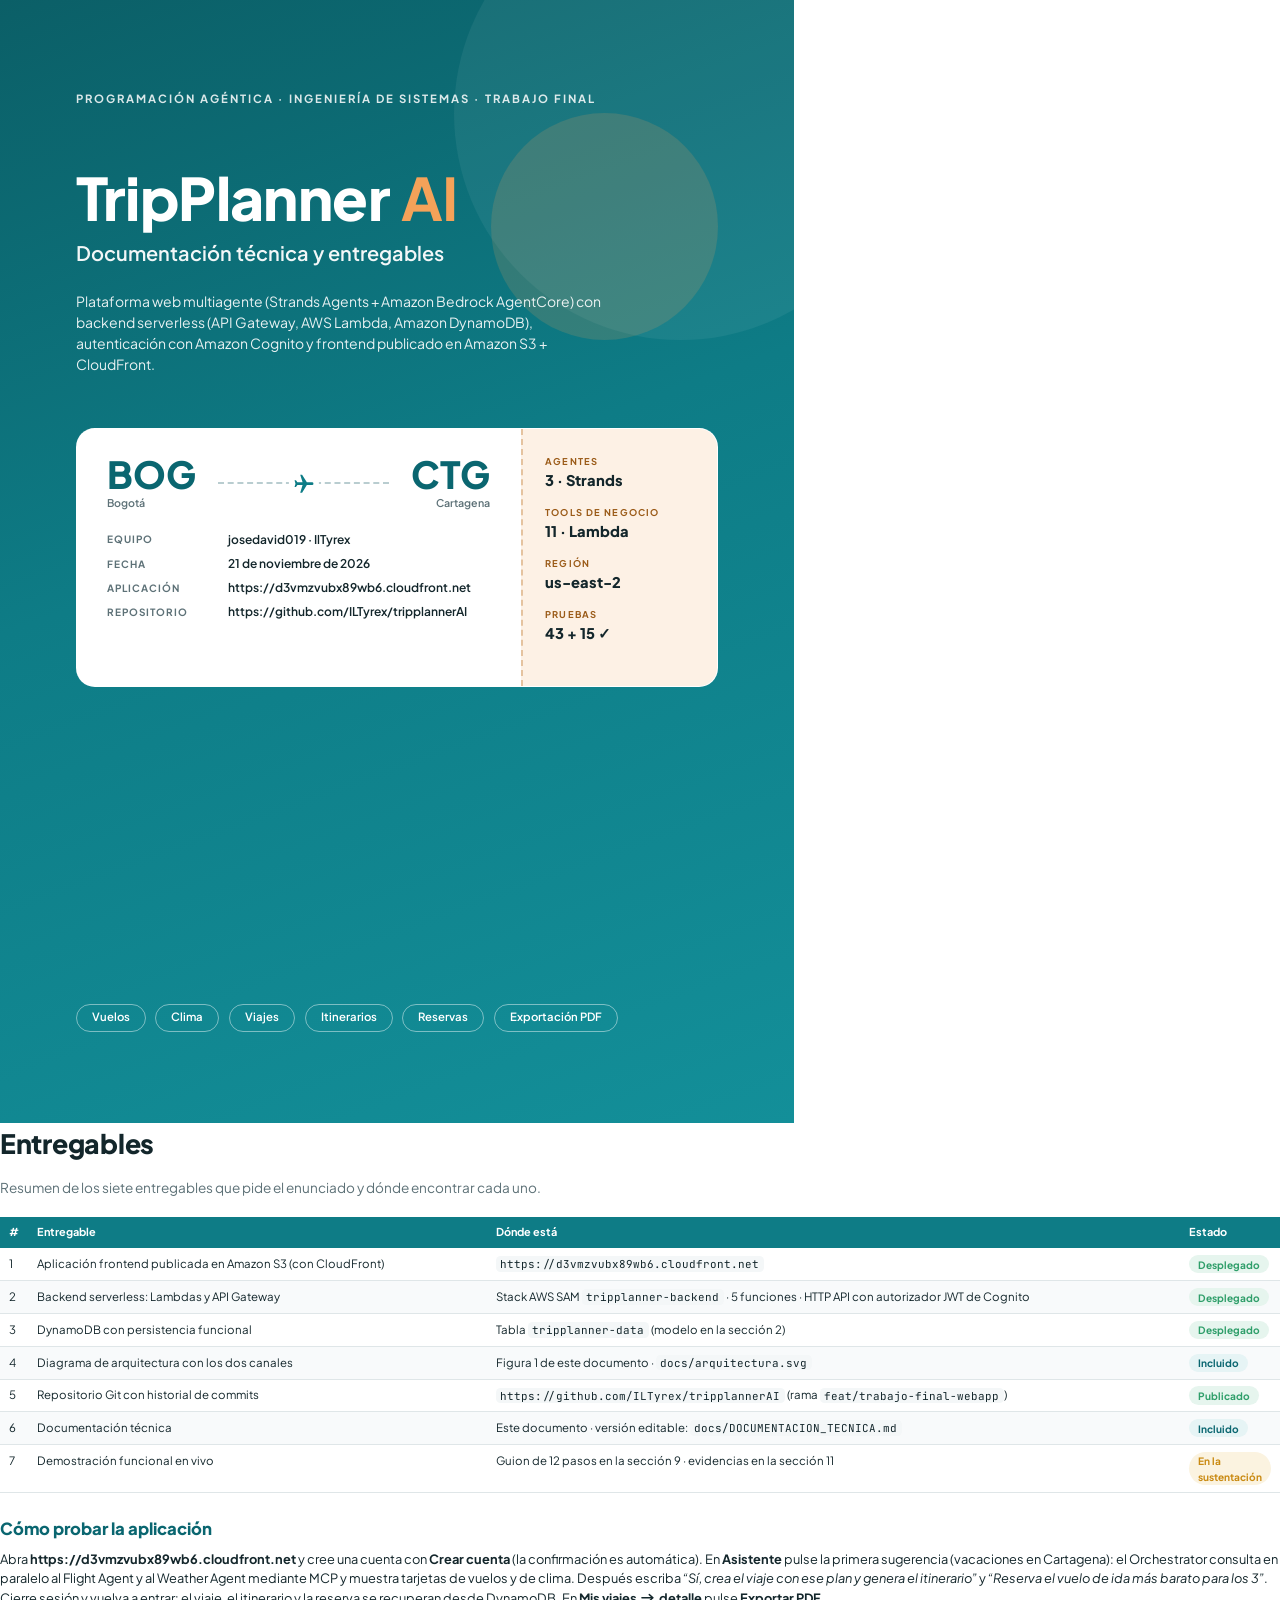
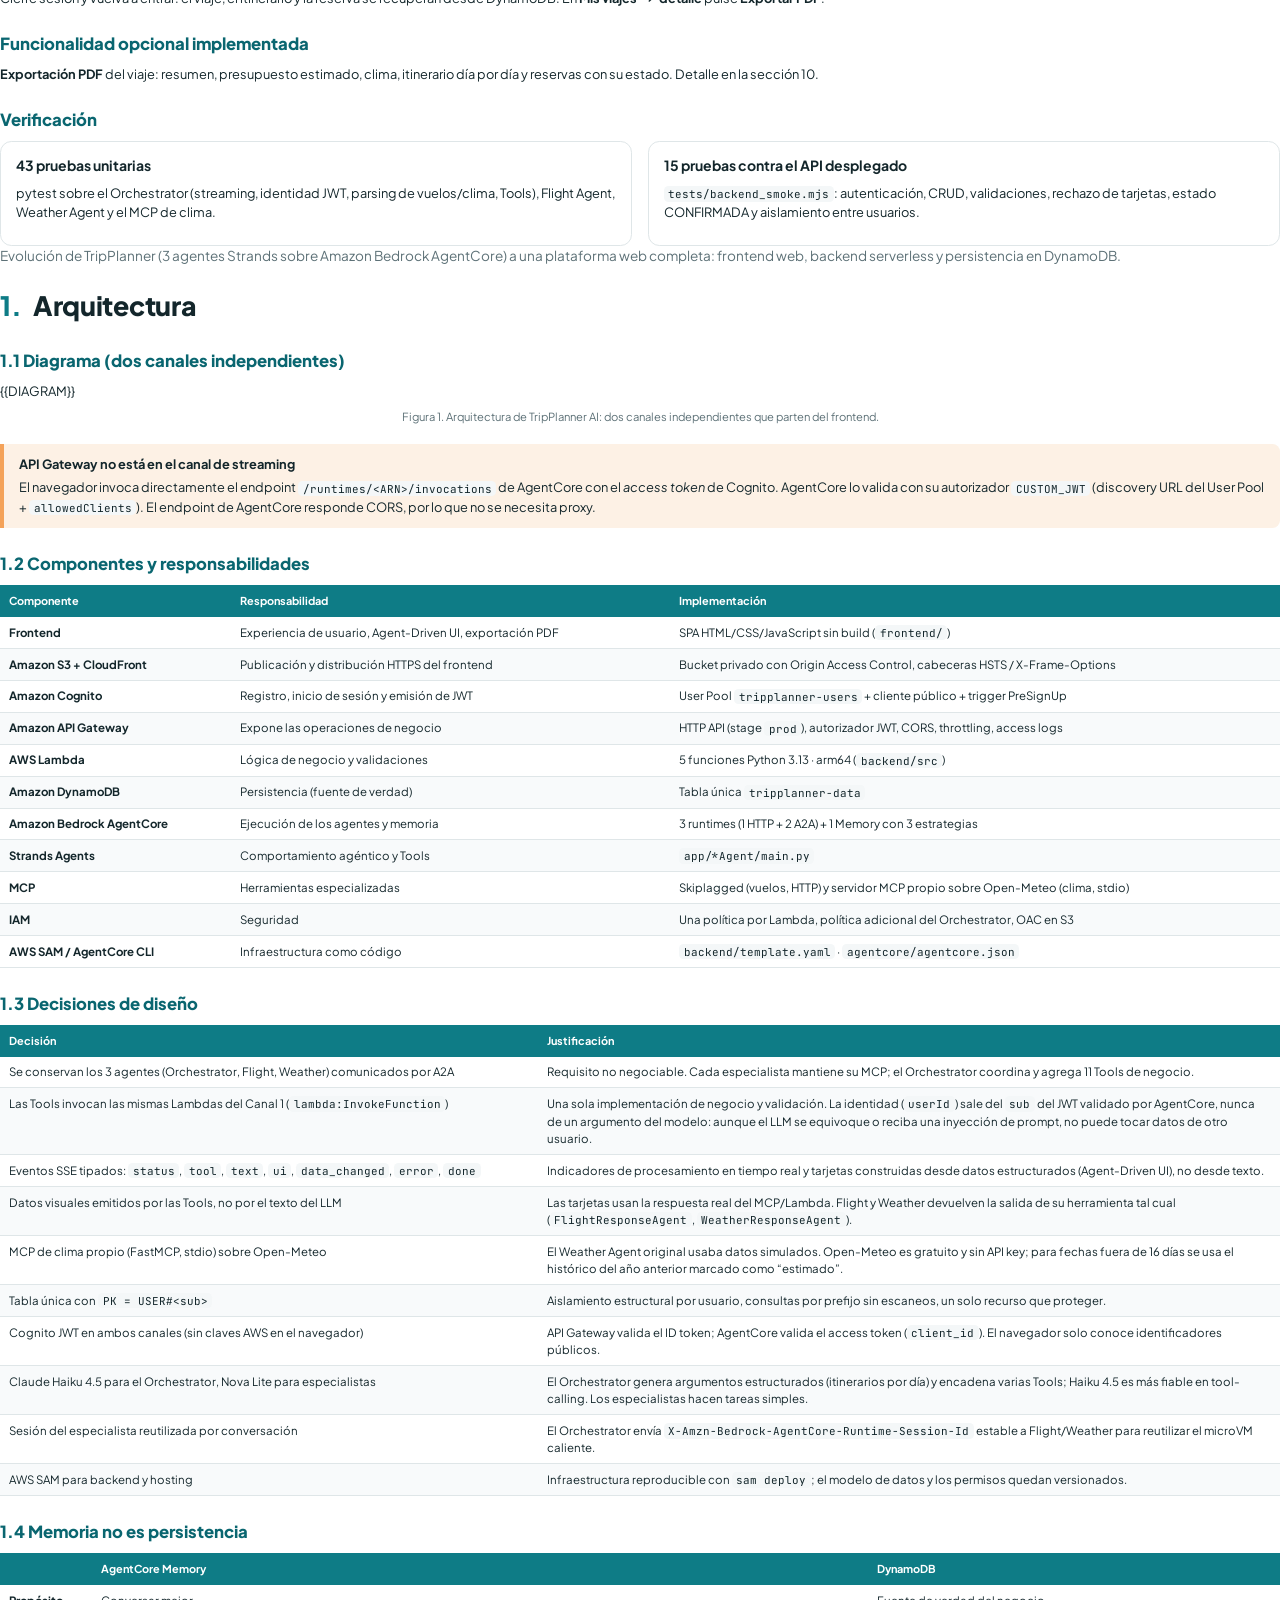
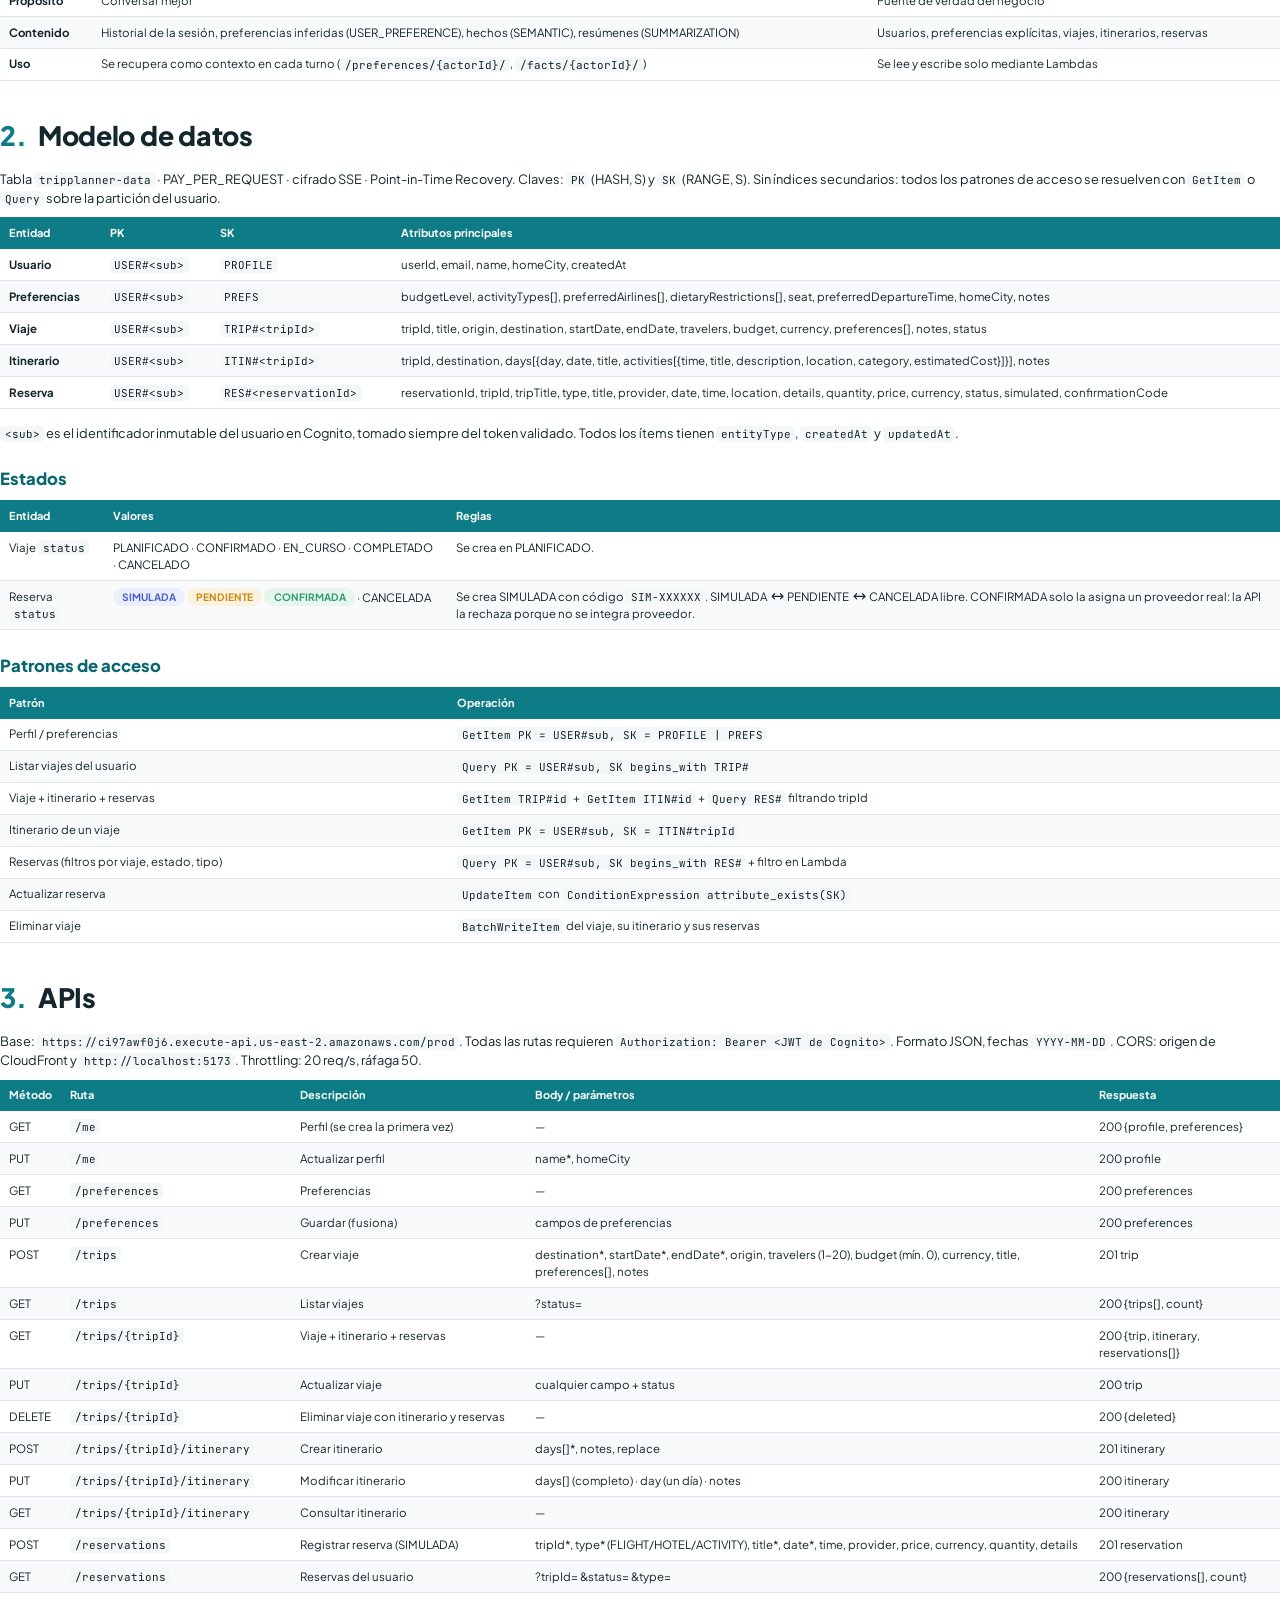
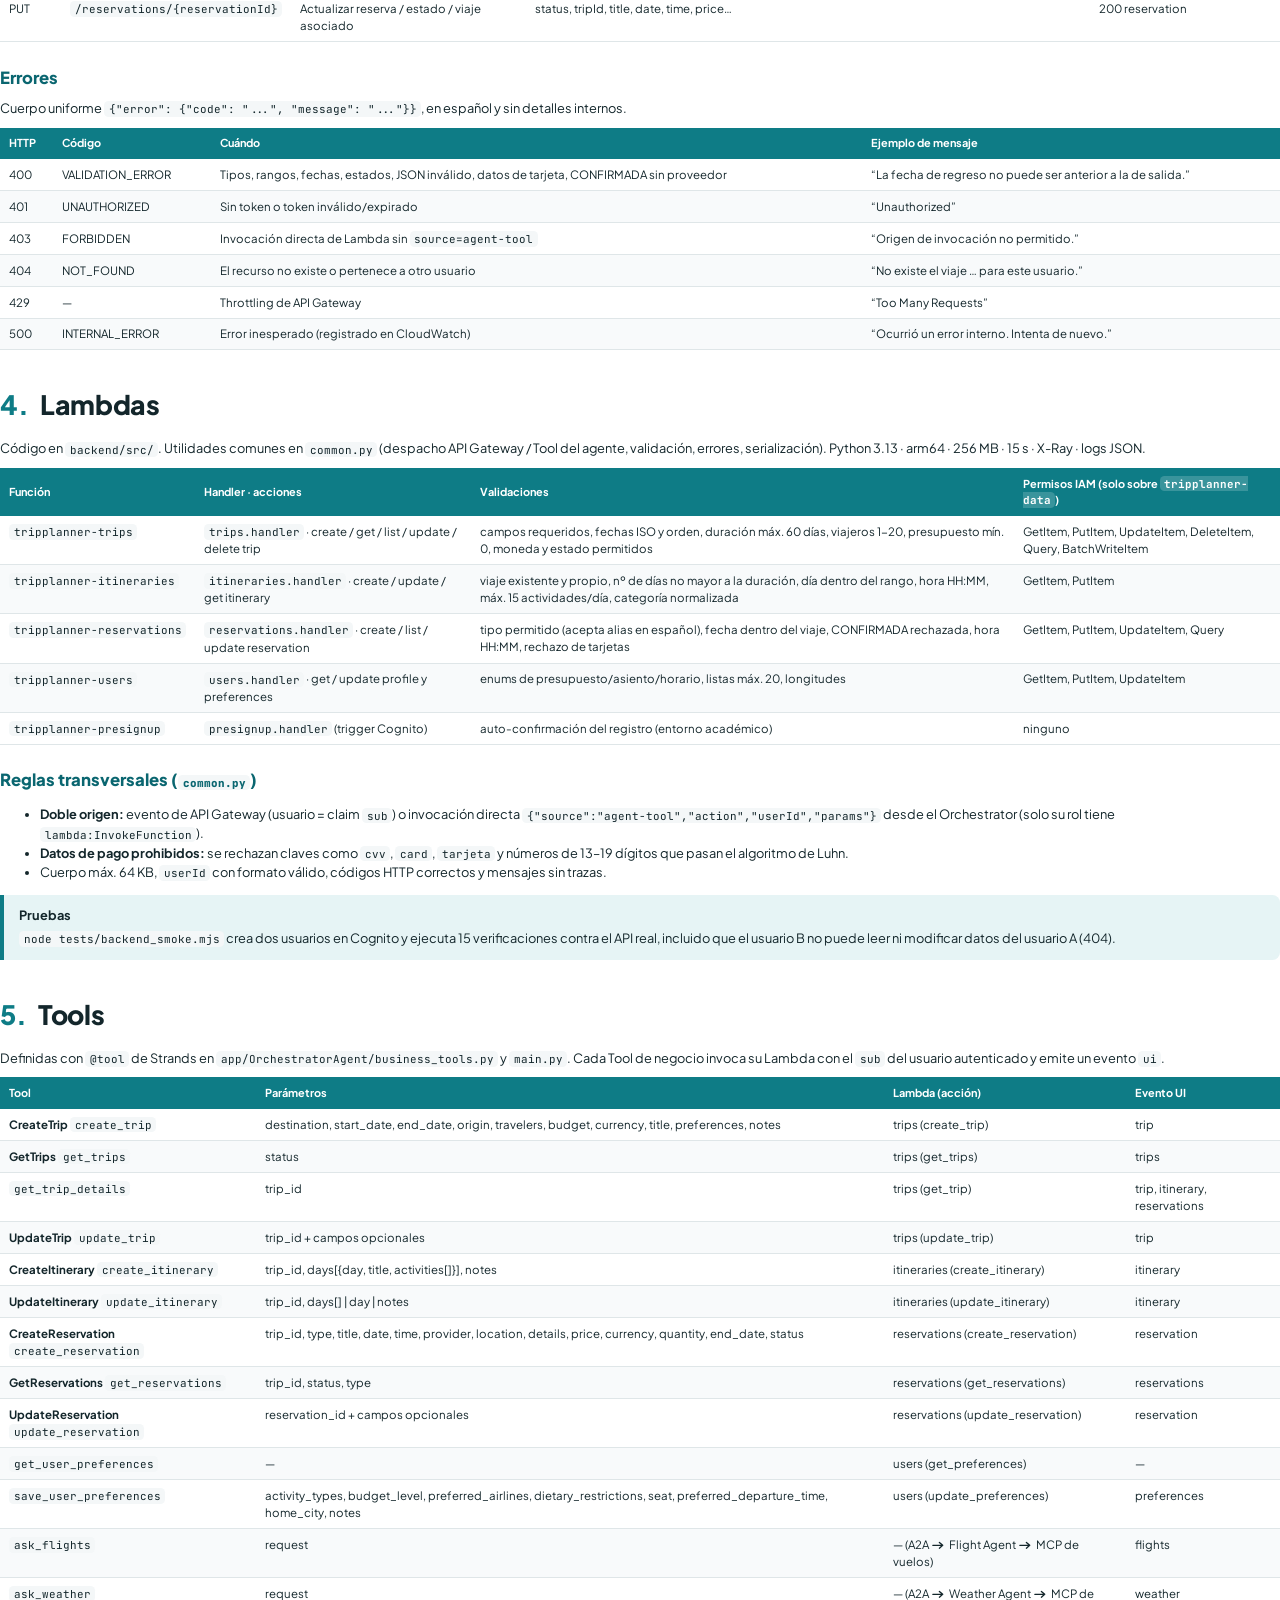
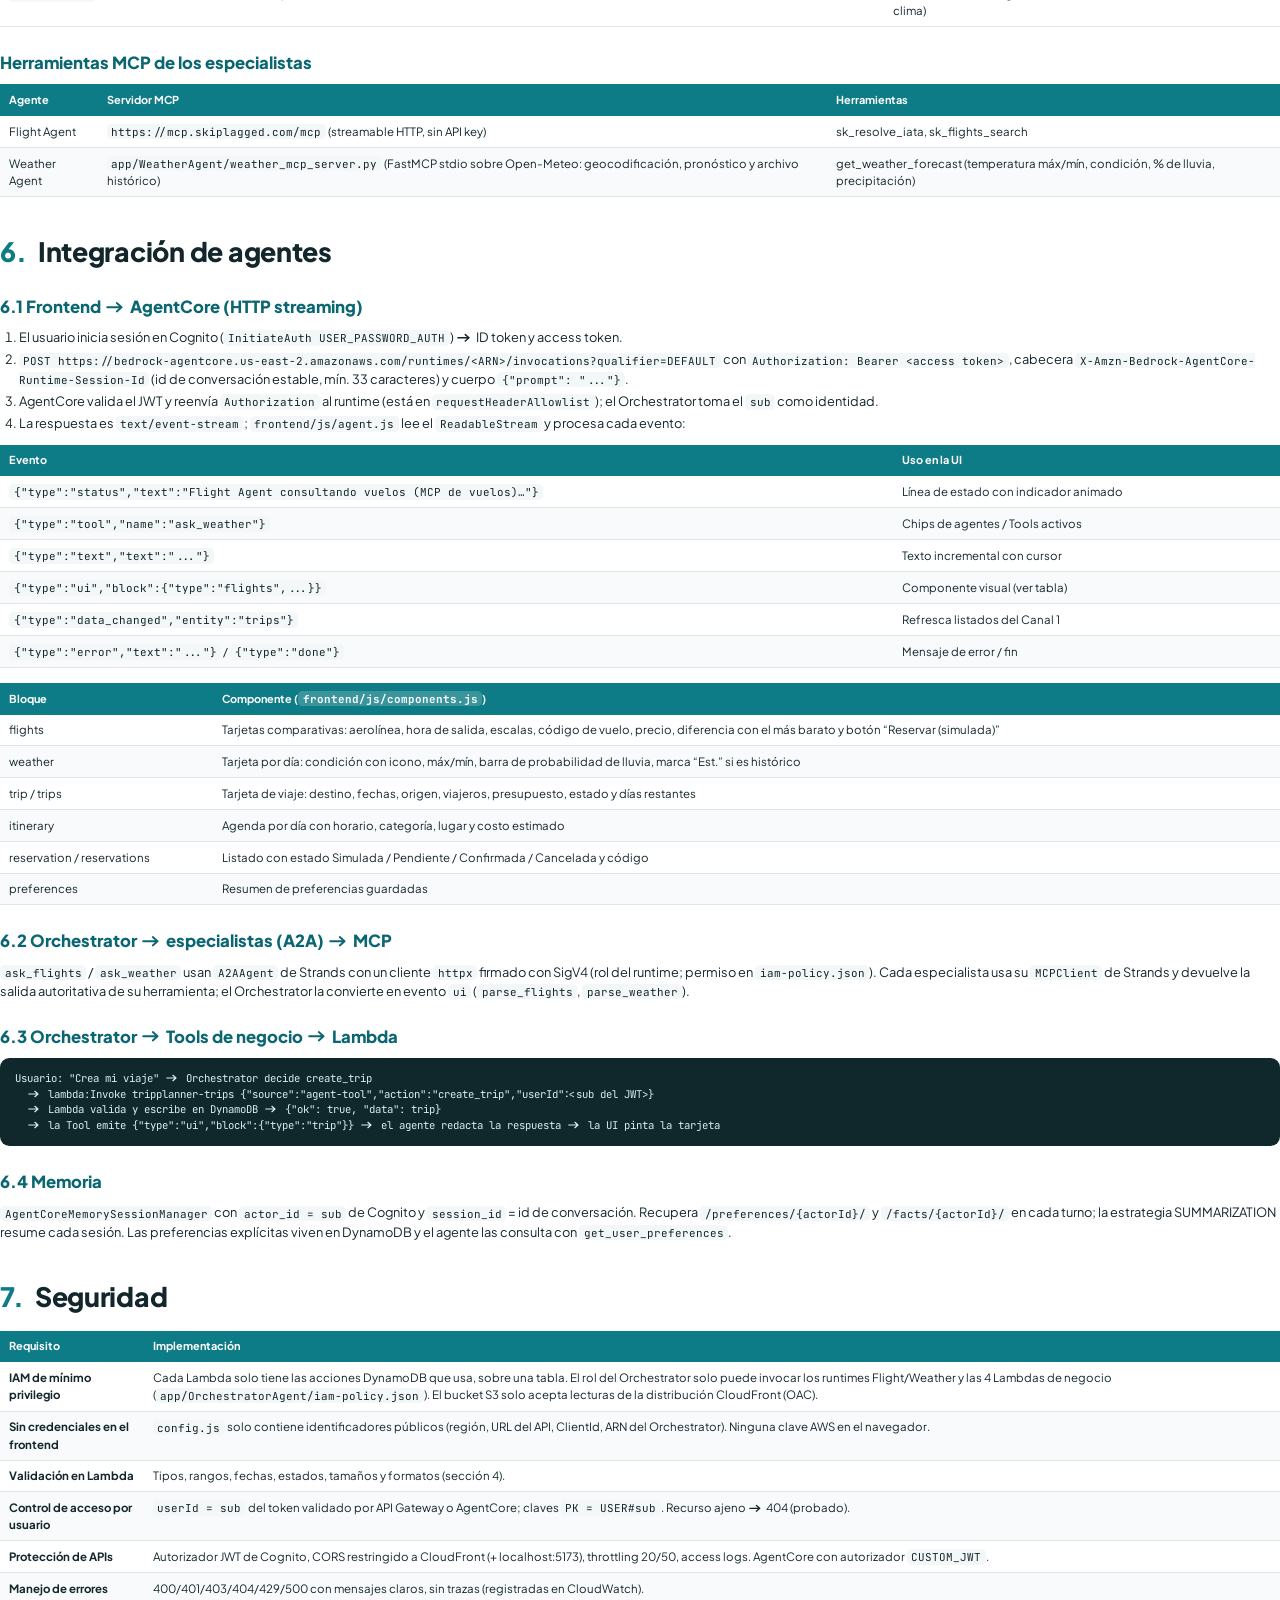
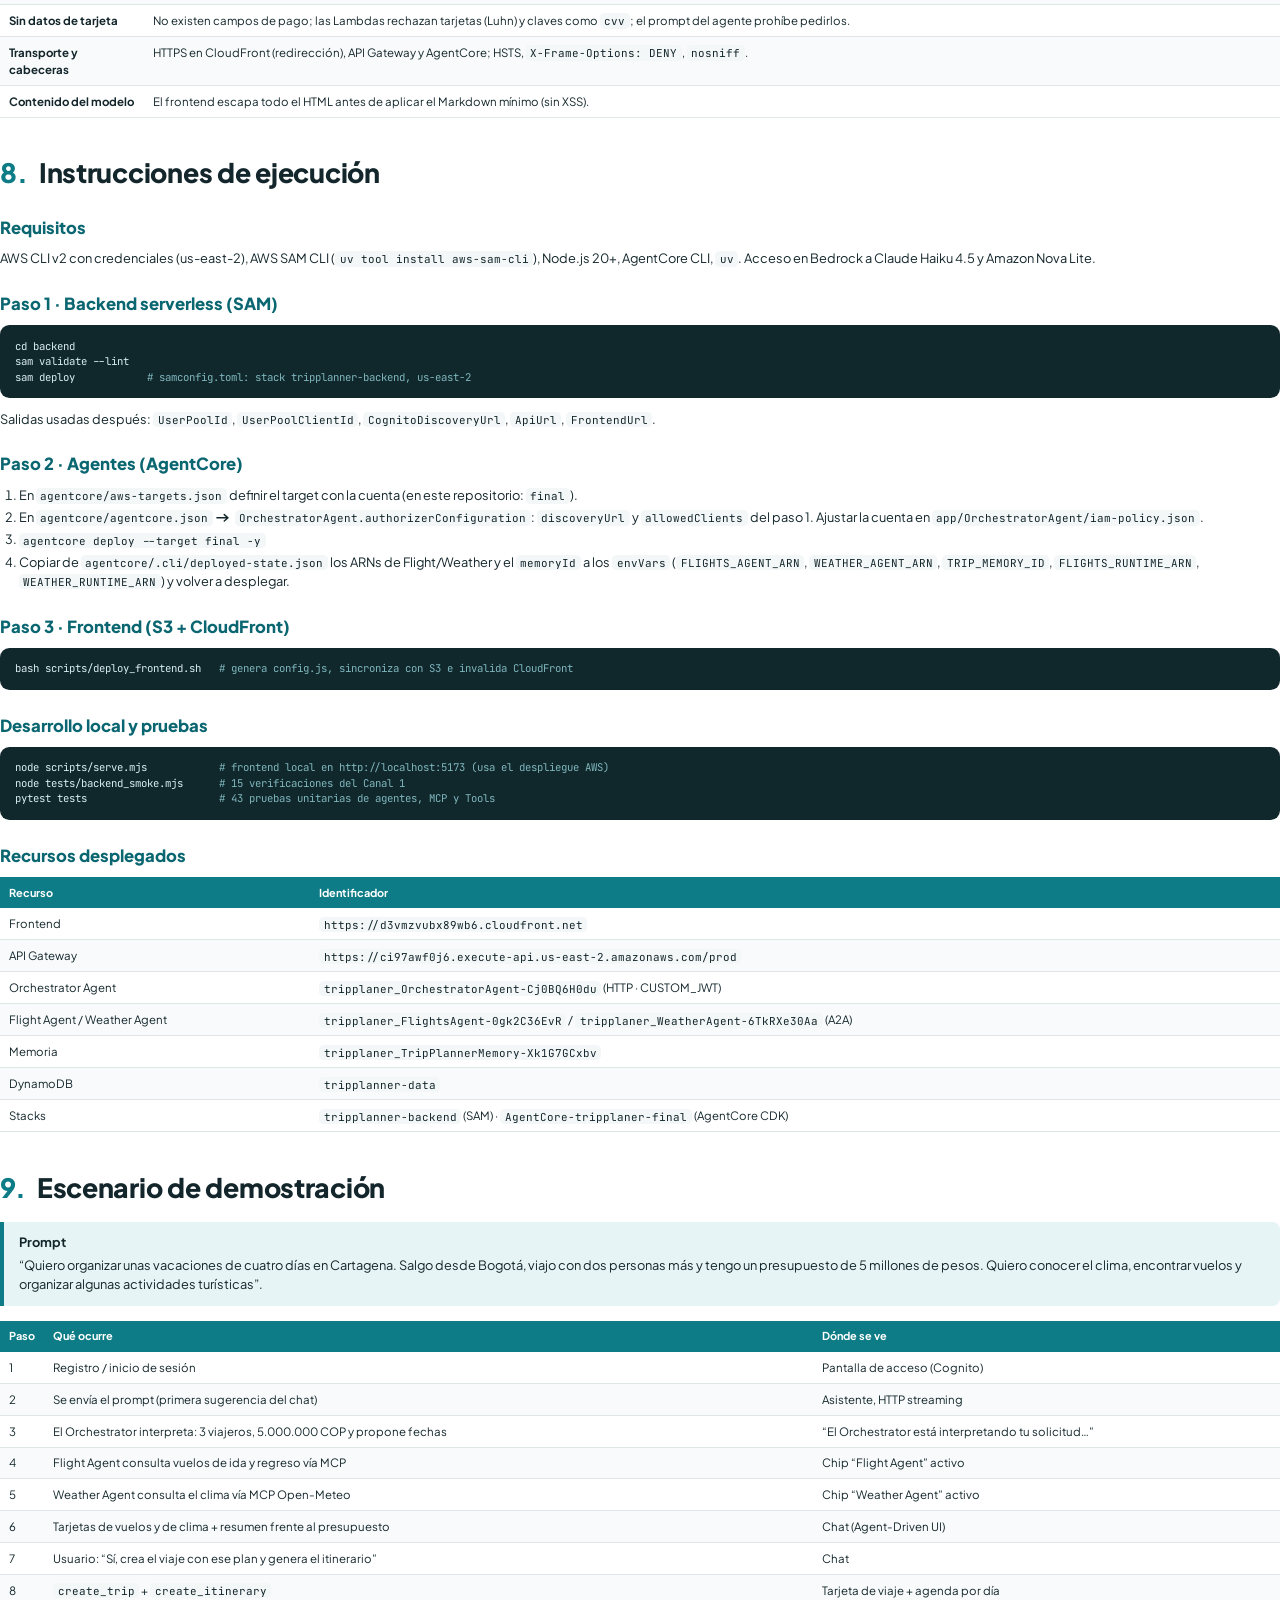
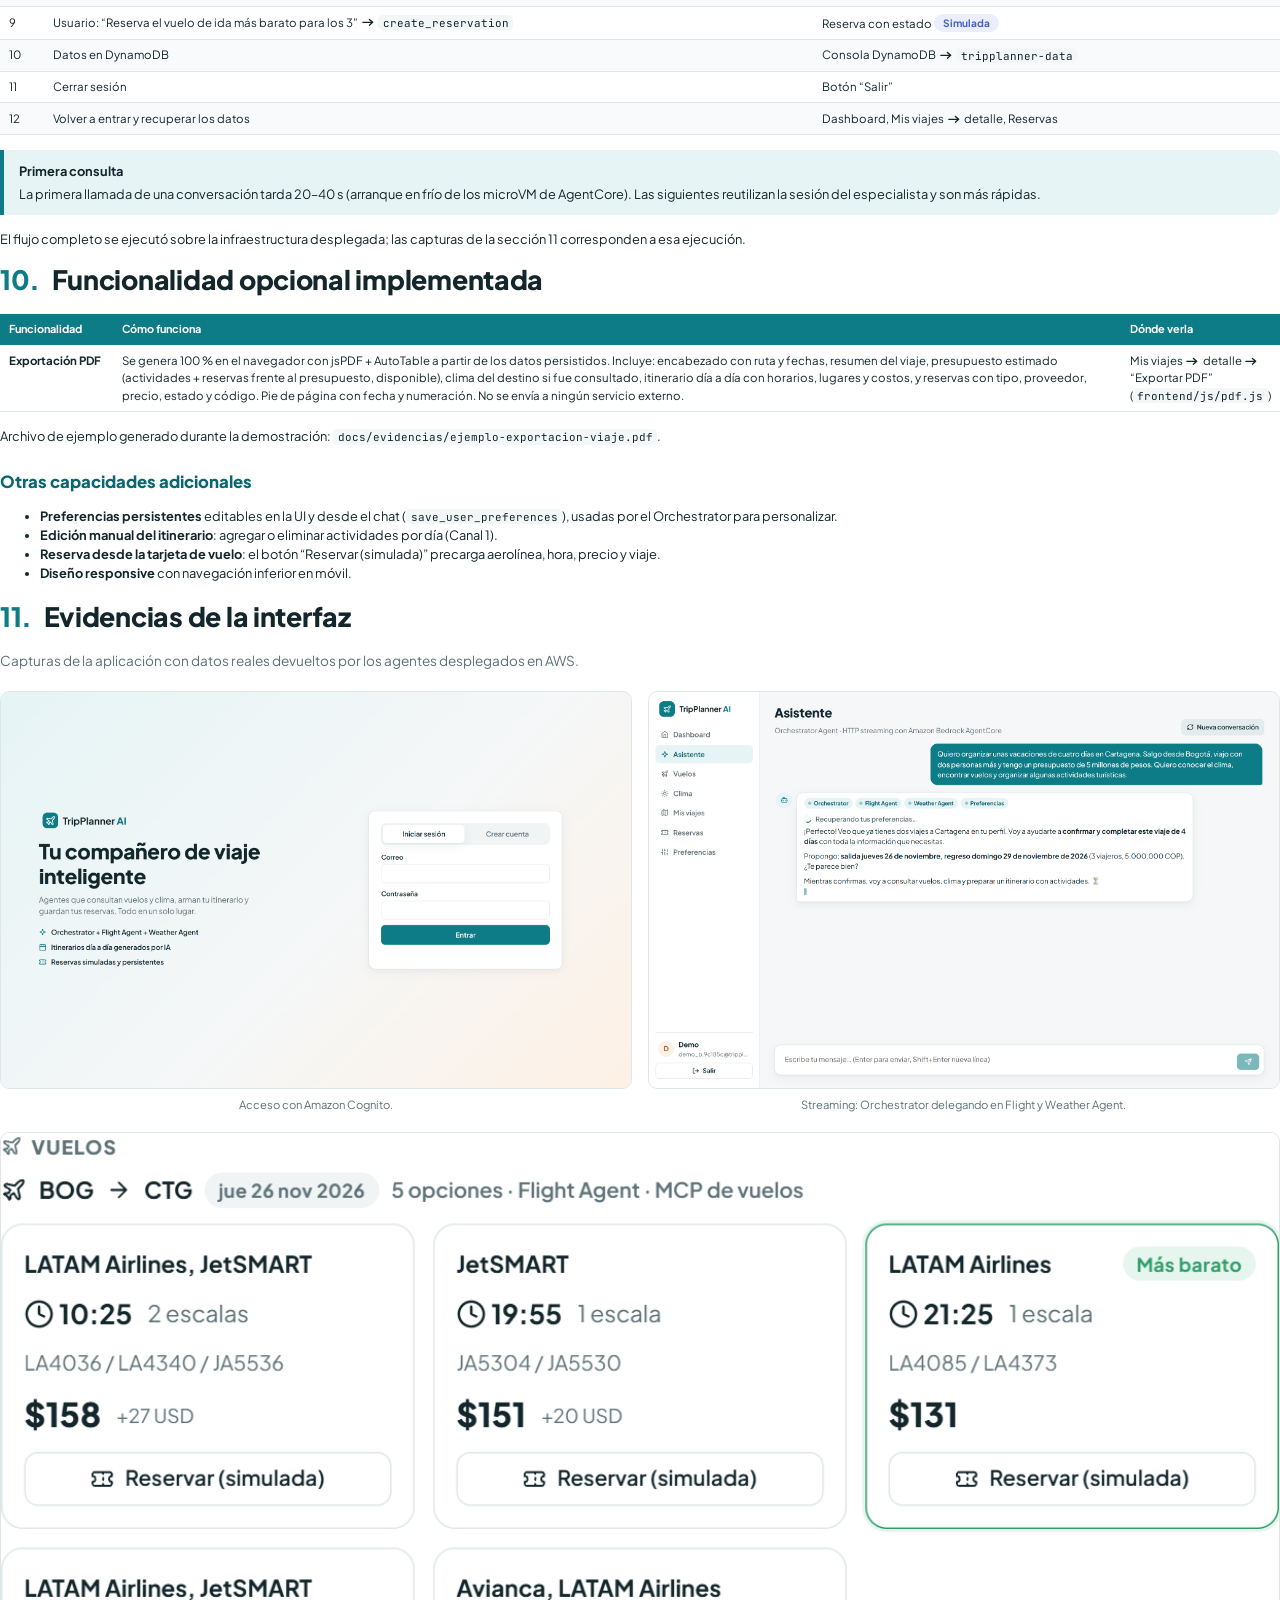
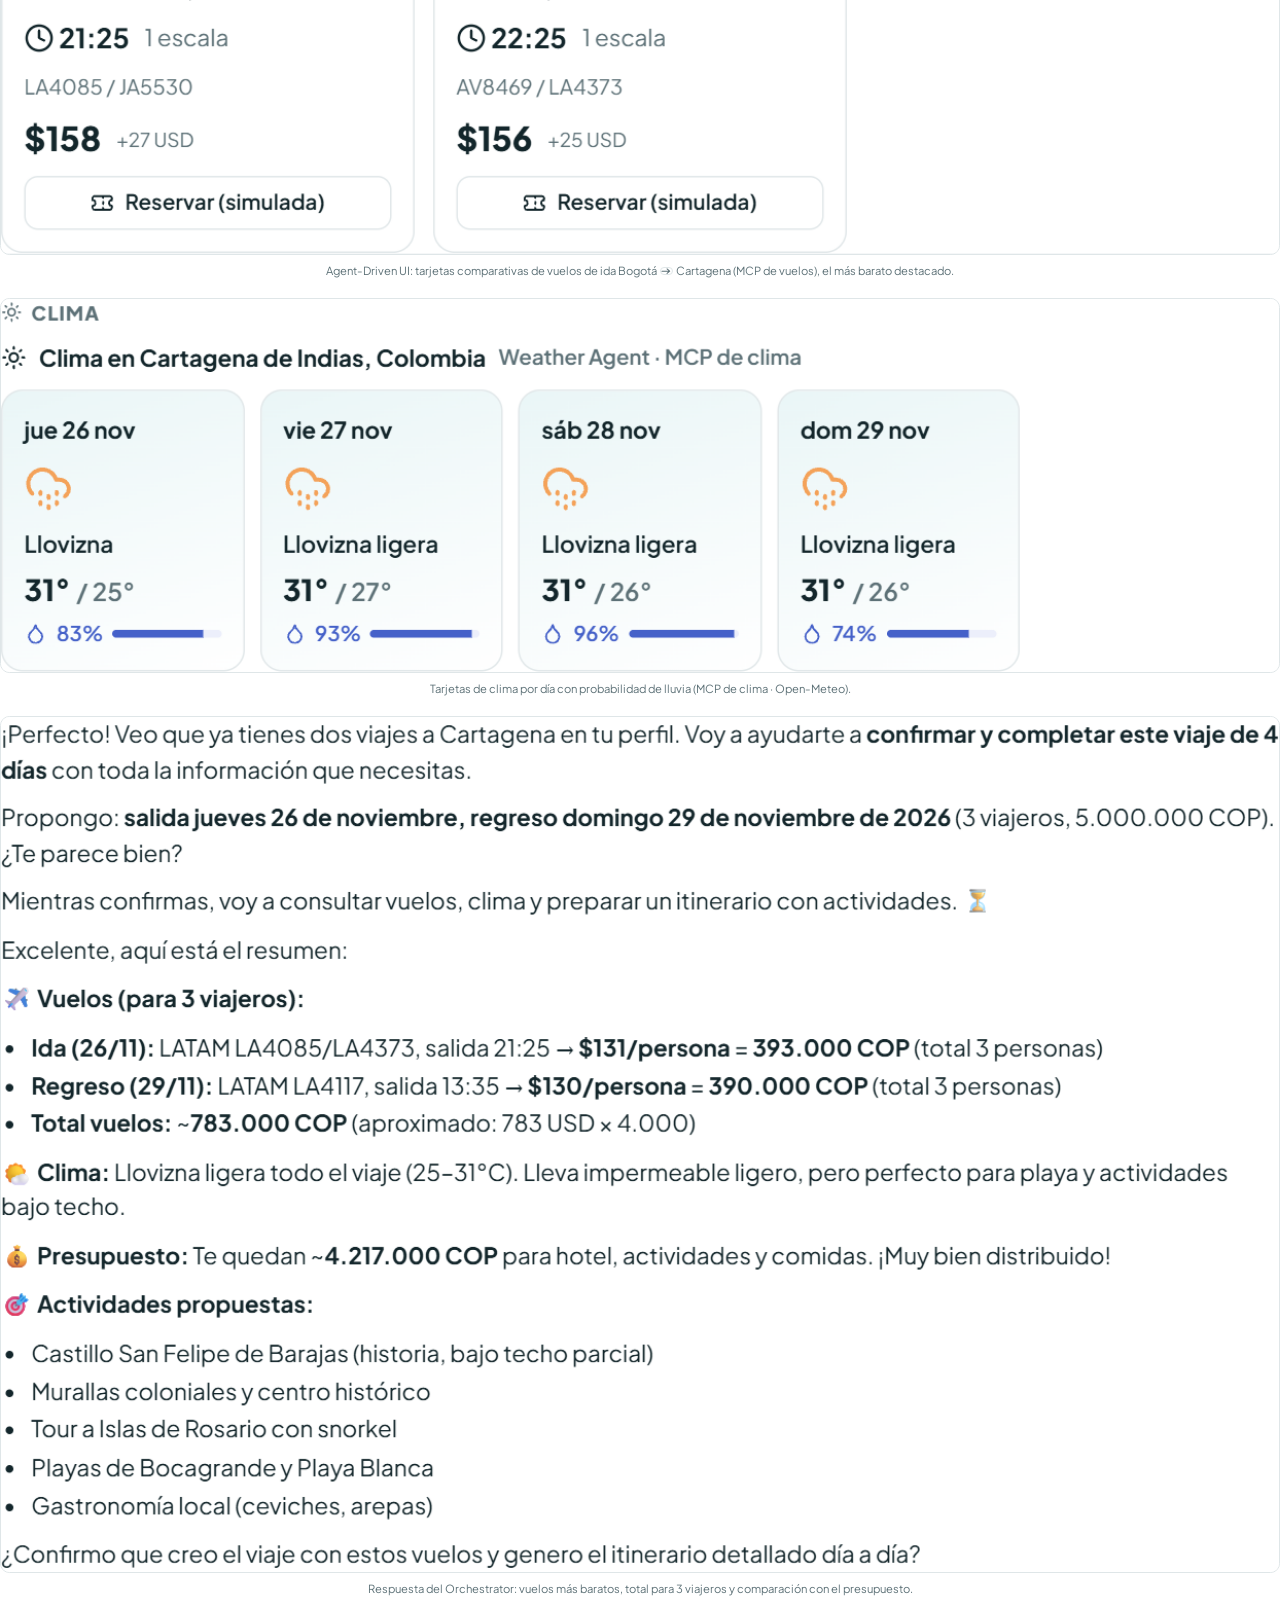
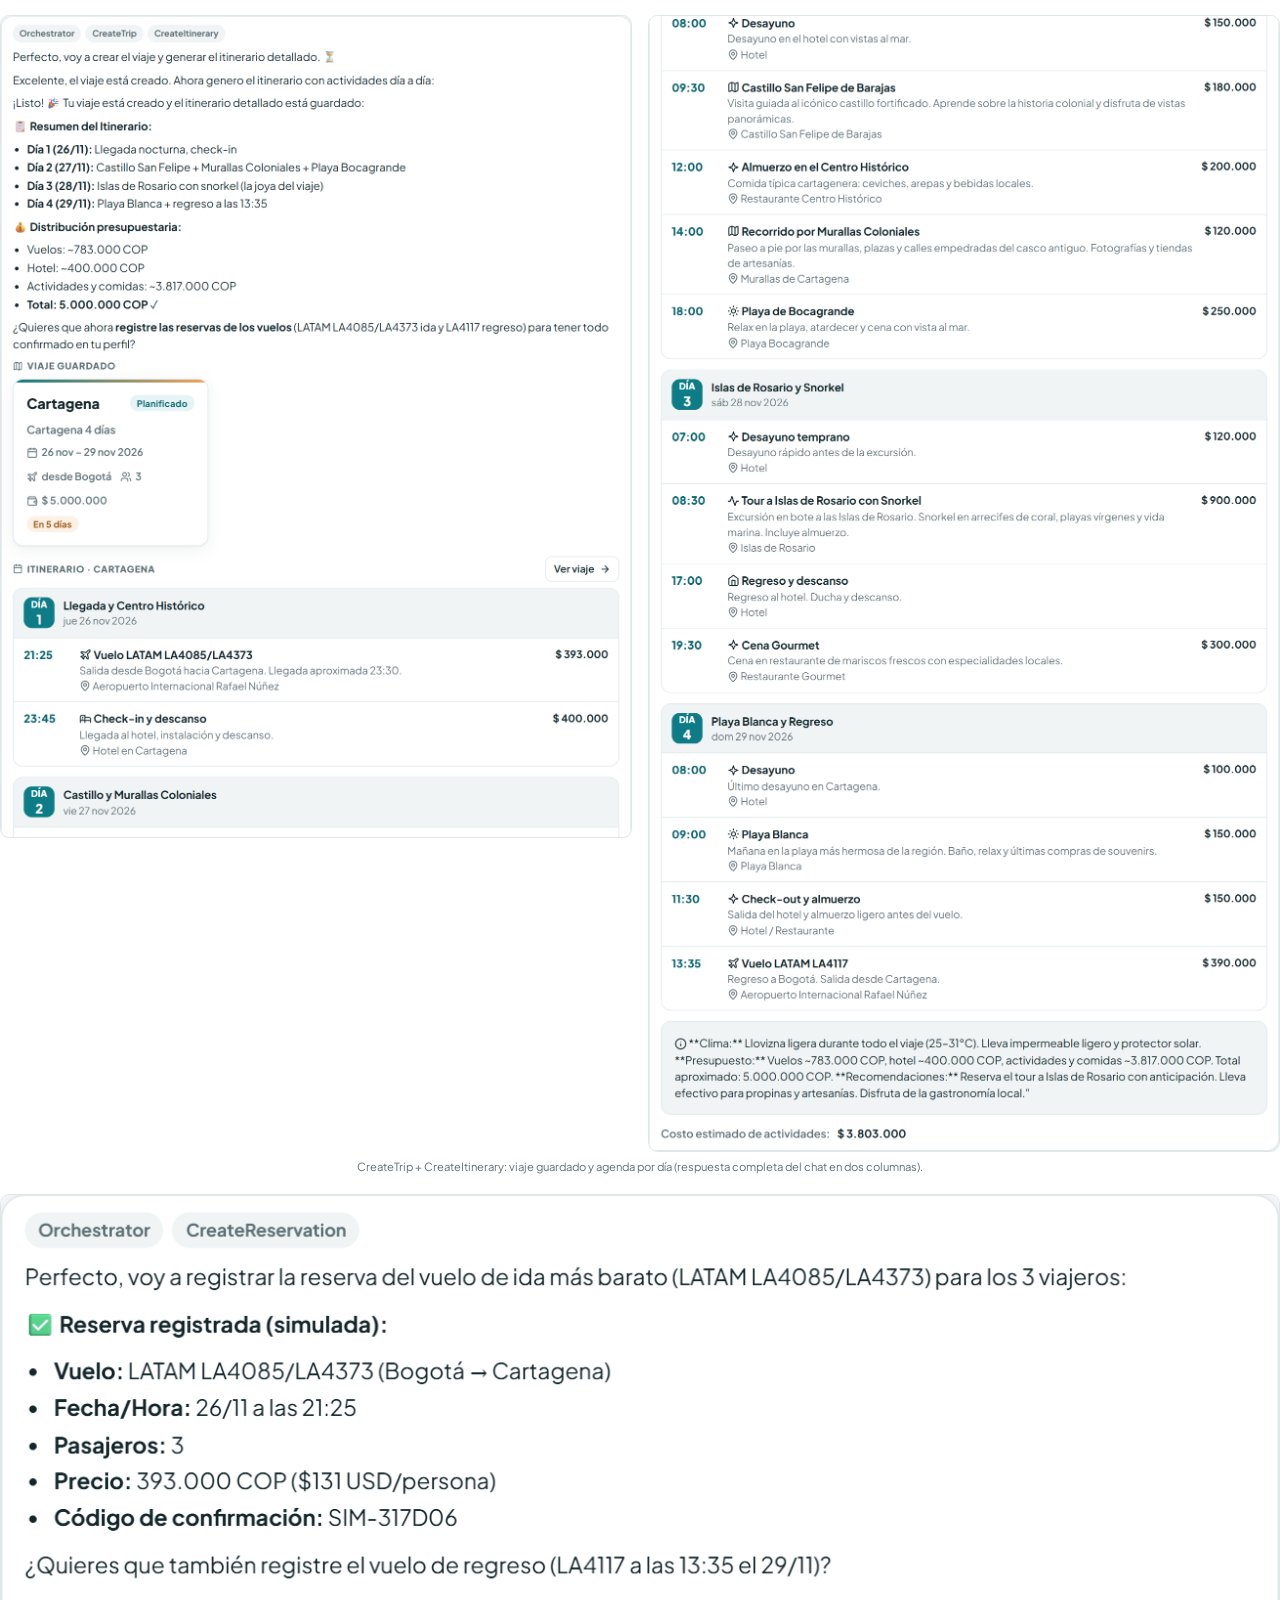
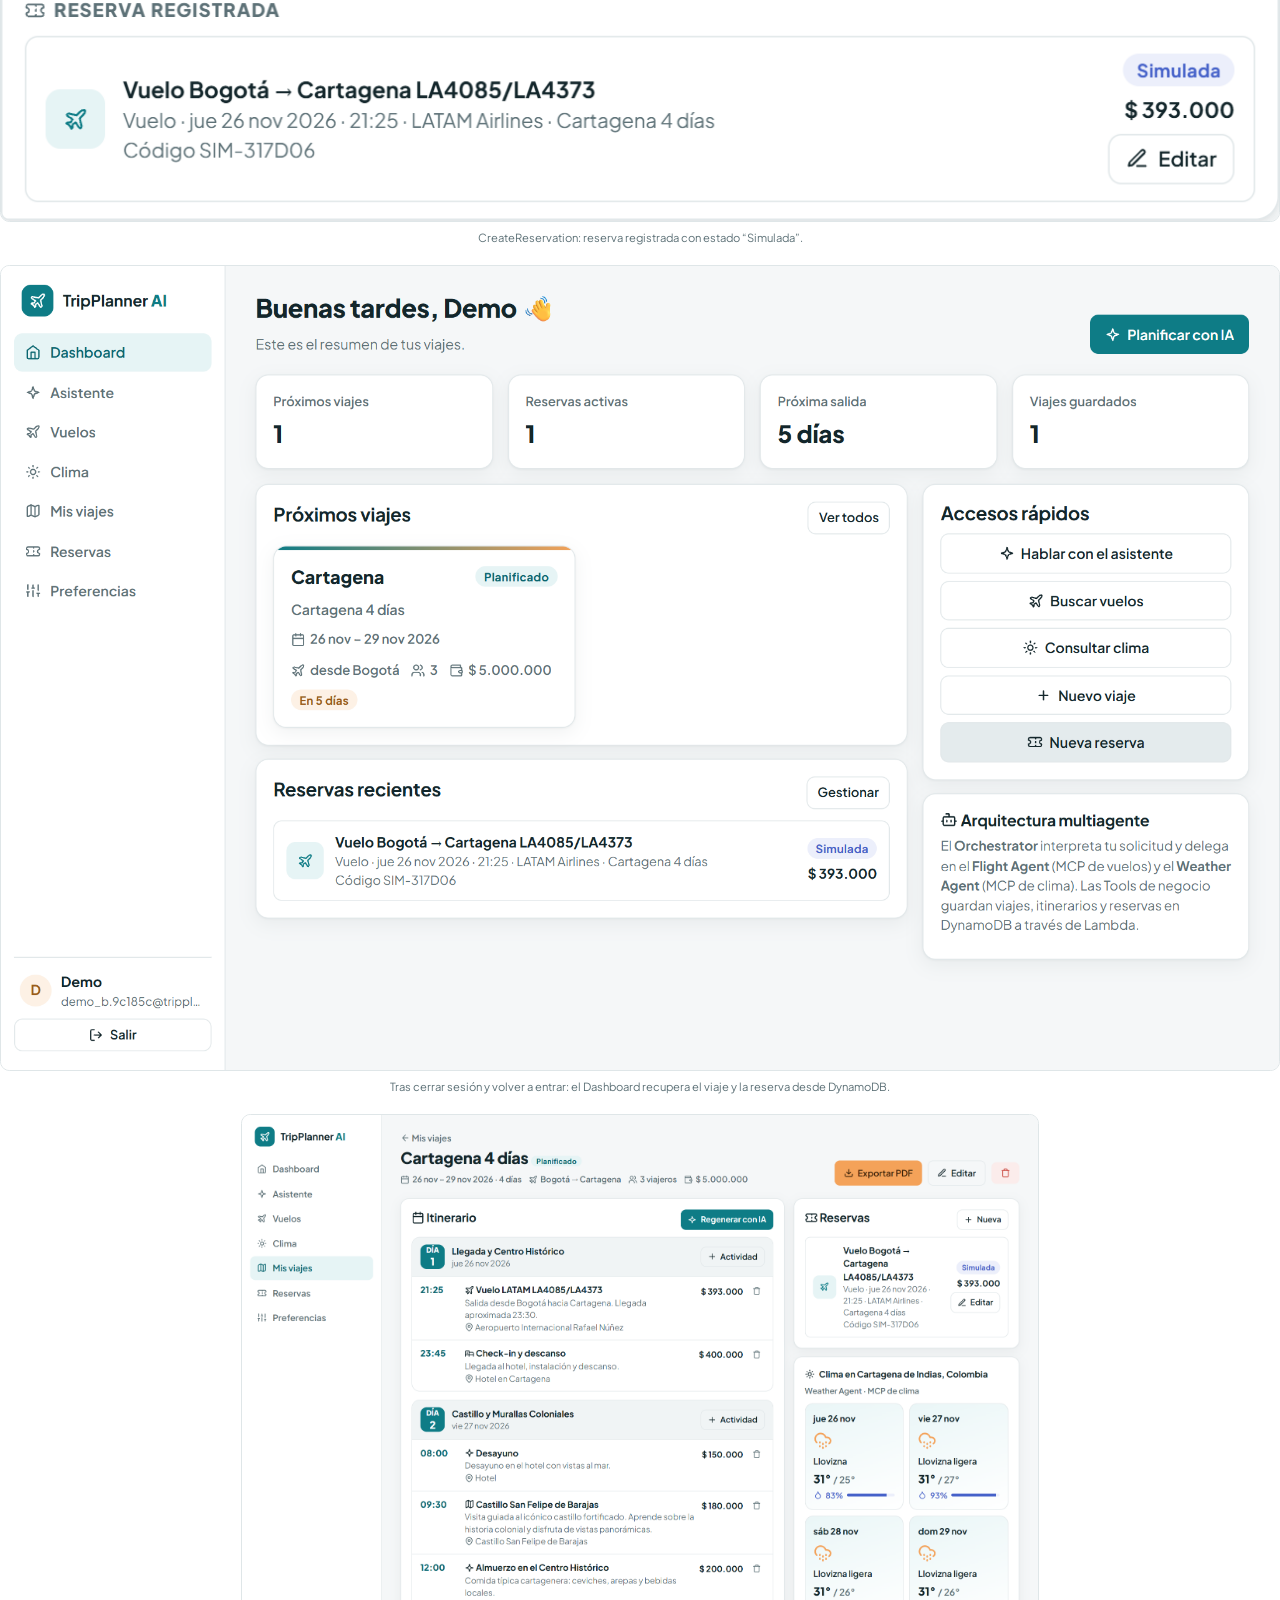
<file: docs/documentacion.html>
<!doctype html>
<html lang="es">
<head>
<meta charset="utf-8" />
<title>TripPlanner AI · Documentación técnica</title>
<meta name="author" content="josedavid019, IlTyrex" />
<meta name="description" content="Trabajo final · Programación Agéntica" />
<link rel="preconnect" href="https://fonts.googleapis.com" />
<link href="https://fonts.googleapis.com/css2?family=Plus+Jakarta+Sans:wght@400;500;600;700;800&family=JetBrains+Mono:wght@400;600&display=swap" rel="stylesheet" />
<style>
  @page { size: A4; margin: 18mm 16mm 18mm 16mm; }
  @page { @bottom-left { content: "TripPlanner AI · Trabajo final · Programación Agéntica"; font-family: "Plus Jakarta Sans", sans-serif; font-size: 7.5pt; color: #5d7177; } @bottom-right { content: "Página " counter(page) " de " counter(pages); font-family: "Plus Jakarta Sans", sans-serif; font-size: 7.5pt; color: #5d7177; } }
  @page :first { margin: 0; @bottom-left { content: none; } @bottom-right { content: none; } }
  :root { --ink:#13262b; --muted:#5d7177; --teal:#0e7c86; --teal-d:#0a6670; --teal-50:#e6f4f5; --sand:#f4a259; --sand-50:#fdf1e5; --line:#dfe6e8; --bg2:#f4f7f8; --ok:#2f9e6a; --ok-50:#e6f5ee; --info:#4561c9; --info-50:#eceffb; --warn:#c98a12; --warn-50:#fbf3e0; --red:#c8443b; }
  * { box-sizing: border-box; }
  html { -webkit-print-color-adjust: exact; print-color-adjust: exact; }
  body { margin: 0; font-family: "Plus Jakarta Sans", "Segoe UI", sans-serif; color: var(--ink); font-size: 9.6pt; line-height: 1.5; }
  h1 { font-size: 20pt; font-weight: 800; margin: 0 0 4mm; letter-spacing: -.01em; color: var(--ink); }
  h1 .n { color: var(--teal); margin-right: 3mm; }
  h2 { font-size: 12.5pt; font-weight: 800; margin: 6mm 0 2.5mm; color: var(--teal-d); }
  h3 { font-size: 10.5pt; font-weight: 700; margin: 4mm 0 2mm; }
  p { margin: 0 0 2.5mm; }
  svg.ar { width: 1.15em; height: .75em; vertical-align: -.02em; margin: 0 .12em; display: inline-block; }
  .lead { color: var(--muted); font-size: 10.2pt; margin-bottom: 5mm; }
  code, .mono { font-family: "JetBrains Mono", Consolas, monospace; font-size: 8.2pt; background: var(--bg2); padding: .2mm 1.2mm; border-radius: 1.2mm; }
  pre { font-family: "JetBrains Mono", Consolas, monospace; font-size: 8pt; background: #10272c; color: #d9eef0; padding: 3.5mm 4mm; border-radius: 2.5mm; white-space: pre-wrap; margin: 0 0 3mm; line-height: 1.45; break-inside: avoid; }
  pre .c { color: #7fb7bd; }
  section { break-before: auto; margin-top: 9mm; }
  section.page { break-before: page; margin-top: 0; }
  h1, h2, h3 { break-after: avoid; }
  figure img.tall { width: auto; max-width: 100%; max-height: 232mm; margin: 0 auto; }
  table { width: 100%; border-collapse: collapse; margin: 0 0 4mm; font-size: 8.6pt; break-inside: auto; }
  tr { break-inside: avoid; }
  th { background: var(--teal); color: #fff; text-align: left; font-weight: 700; padding: 2mm 2.4mm; font-size: 8.2pt; }
  td { padding: 1.8mm 2.4mm; border-bottom: 1px solid var(--line); vertical-align: top; }
  tbody tr:nth-child(even) td { background: #f8fafb; }
  td code { white-space: nowrap; }
  th code { background: rgba(255,255,255,.18); color: #fff; }
  .note { border-left: 1.2mm solid var(--sand); background: var(--sand-50); padding: 3mm 4mm; border-radius: 0 2mm 2mm 0; margin: 3mm 0 4mm; break-inside: avoid; }
  .note.teal { border-color: var(--teal); background: var(--teal-50); }
  .note b:first-child { display: block; margin-bottom: 1mm; }
  .pill { display: inline-block; padding: .4mm 2.4mm; border-radius: 99px; font-size: 7.6pt; font-weight: 700; }
  .p-ok { background: var(--ok-50); color: var(--ok); } .p-info { background: var(--info-50); color: var(--info); } .p-warn { background: var(--warn-50); color: var(--warn); } .p-teal { background: var(--teal-50); color: var(--teal-d); }
  .grid2 { display: grid; grid-template-columns: 1fr 1fr; gap: 4mm; }
  .card { border: 1px solid var(--line); border-radius: 3mm; padding: 3.5mm 4mm; break-inside: avoid; }
  .card h3 { margin-top: 0; }
  figure { margin: 0 0 5mm; break-inside: avoid; }
  figure img { width: 100%; border: 1px solid var(--line); border-radius: 2.5mm; display: block; }
  figure svg { width: 100%; height: auto; display: block; border: 1px solid var(--line); border-radius: 2.5mm; }
  figcaption { color: var(--muted); font-size: 8.4pt; margin-top: 1.8mm; text-align: center; }
  .shots2 { display: grid; grid-template-columns: 1fr 1fr; gap: 4mm; }
  ol.steps { padding-left: 5mm; margin: 0 0 3mm; } ol.steps li { margin: .8mm 0; }

  /* Portada */
  .cover { height: 297mm; width: 210mm; position: relative; overflow: hidden; background: linear-gradient(160deg, #0b5f67 0%, #0e7c86 45%, #138f99 100%); color: #fff; padding: 24mm 20mm; display: flex; flex-direction: column; }
  .cover .kicker { font-size: 8.5pt; font-weight: 700; letter-spacing: .18em; opacity: .85; }
  .cover h1 { color: #fff; font-size: 44pt; margin: 16mm 0 3mm; line-height: 1; }
  .cover h1 b { color: var(--sand); }
  .cover .sub { font-size: 15pt; font-weight: 600; opacity: .95; margin-bottom: 6mm; }
  .cover .desc { font-size: 10.5pt; max-width: 145mm; opacity: .9; }
  .pass { margin-top: 14mm; background: #fff; color: var(--ink); border-radius: 5mm; display: grid; grid-template-columns: 1fr 52mm; overflow: hidden; border: 1px solid rgba(255,255,255,.6); }
  .pass .main { padding: 7mm 8mm; }
  .pass .stub { background: var(--sand-50); border-left: 2px dashed #e5c39f; padding: 7mm 6mm; }
  .route { display: flex; align-items: center; gap: 6mm; margin-bottom: 5mm; }
  .route .city b { display: block; font-size: 28pt; font-weight: 800; line-height: 1; color: var(--teal-d); }
  .route .city span { font-size: 8pt; color: var(--muted); font-weight: 600; }
  .route .line { flex: 1; height: 0; border-top: 2px dashed #b9cdd0; position: relative; }
  .route .line svg { position: absolute; left: 50%; top: -4.2mm; transform: translateX(-50%); width: 8mm; height: 8mm; background: #fff; padding: 1mm; }
  .kv { display: grid; grid-template-columns: 28mm 1fr; gap: 1.6mm 4mm; font-size: 9pt; }
  .kv dt { color: var(--muted); font-weight: 700; font-size: 7.5pt; letter-spacing: .1em; text-transform: uppercase; padding-top: .5mm; }
  .kv dd { margin: 0; font-weight: 600; word-break: break-all; }
  .stub .lbl { font-size: 7pt; font-weight: 700; letter-spacing: .12em; color: #9a5a17; text-transform: uppercase; }
  .stub .val { font-size: 11pt; font-weight: 800; margin-bottom: 4mm; }
  .chips { display: flex; gap: 2.5mm; flex-wrap: wrap; margin-top: auto; }
  .chips span { border: 1px solid rgba(255,255,255,.45); border-radius: 99px; padding: 1.2mm 4mm; font-size: 8.5pt; font-weight: 600; }
  .cover .deco { position: absolute; right: -30mm; top: -30mm; width: 120mm; height: 120mm; border-radius: 50%; background: rgba(255,255,255,.06); }
  .cover .deco2 { position: absolute; right: 20mm; top: 30mm; width: 60mm; height: 60mm; border-radius: 50%; background: rgba(244,162,89,.16); }
</style>
</head>
<body>

<!-- ============================================================ PORTADA -->
<div class="cover">
  <div class="deco"></div><div class="deco2"></div>
  <div class="kicker">PROGRAMACIÓN AGÉNTICA · INGENIERÍA DE SISTEMAS · TRABAJO FINAL</div>
  <h1>TripPlanner <b>AI</b></h1>
  <div class="sub">Documentación técnica y entregables</div>
  <div class="desc">Plataforma web multiagente (Strands Agents + Amazon Bedrock AgentCore) con backend serverless
    (API Gateway, AWS Lambda, Amazon DynamoDB), autenticación con Amazon Cognito y frontend publicado en Amazon S3 + CloudFront.</div>
  <div class="pass">
    <div class="main">
      <div class="route">
        <div class="city"><b>BOG</b><span>Bogotá</span></div>
        <div class="line"><svg viewBox="0 0 24 24" fill="#0e7c86"><path d="M21 16v-2l-8-5V3.5a1.5 1.5 0 0 0-3 0V9l-8 5v2l8-2.5V19l-2 1.5V22l3.5-1 3.5 1v-1.5L13 19v-5.5z" transform="rotate(90 12 12)"/></svg></div>
        <div class="city" style="text-align:right"><b>CTG</b><span>Cartagena</span></div>
      </div>
      <dl class="kv">
        <dt>Equipo</dt><dd>josedavid019 · IlTyrex</dd>
        <dt>Fecha</dt><dd>21 de noviembre de 2026</dd>
        <dt>Aplicación</dt><dd>https://d3vmzvubx89wb6.cloudfront.net</dd>
        <dt>Repositorio</dt><dd>https://github.com/ILTyrex/tripplannerAI</dd>
      </dl>
    </div>
    <div class="stub">
      <div class="lbl">Agentes</div><div class="val">3 · Strands</div>
      <div class="lbl">Tools de negocio</div><div class="val">11 · Lambda</div>
      <div class="lbl">Región</div><div class="val">us-east-2</div>
      <div class="lbl">Pruebas</div><div class="val">43 + 15 ✓</div>
    </div>
  </div>
  <div class="chips"><span>Vuelos</span><span>Clima</span><span>Viajes</span><span>Itinerarios</span><span>Reservas</span><span>Exportación PDF</span></div>
</div>

<!-- ============================================================ ENTREGABLES -->
<section class="page">
  <h1>Entregables</h1>
  <p class="lead">Resumen de los siete entregables que pide el enunciado y dónde encontrar cada uno.</p>
  <table>
    <thead><tr><th style="width:6mm">#</th><th>Entregable</th><th>Dónde está</th><th style="width:22mm">Estado</th></tr></thead>
    <tbody>
      <tr><td>1</td><td>Aplicación frontend publicada en Amazon S3 (con CloudFront)</td><td><code>https://d3vmzvubx89wb6.cloudfront.net</code></td><td><span class="pill p-ok">Desplegado</span></td></tr>
      <tr><td>2</td><td>Backend serverless: Lambdas y API Gateway</td><td>Stack AWS SAM <code>tripplanner-backend</code> · 5 funciones · HTTP API con autorizador JWT de Cognito</td><td><span class="pill p-ok">Desplegado</span></td></tr>
      <tr><td>3</td><td>DynamoDB con persistencia funcional</td><td>Tabla <code>tripplanner-data</code> (modelo en la sección 2)</td><td><span class="pill p-ok">Desplegado</span></td></tr>
      <tr><td>4</td><td>Diagrama de arquitectura con los dos canales</td><td>Figura 1 de este documento · <code>docs/arquitectura.svg</code></td><td><span class="pill p-teal">Incluido</span></td></tr>
      <tr><td>5</td><td>Repositorio Git con historial de commits</td><td><code>https://github.com/ILTyrex/tripplannerAI</code> (rama <code>feat/trabajo-final-webapp</code>)</td><td><span class="pill p-ok">Publicado</span></td></tr>
      <tr><td>6</td><td>Documentación técnica</td><td>Este documento · versión editable: <code>docs/DOCUMENTACION_TECNICA.md</code></td><td><span class="pill p-teal">Incluido</span></td></tr>
      <tr><td>7</td><td>Demostración funcional en vivo</td><td>Guion de 12 pasos en la sección 9 · evidencias en la sección 11</td><td><span class="pill p-warn">En la sustentación</span></td></tr>
    </tbody>
  </table>

  <h2>Cómo probar la aplicación</h2>
  <p>Abra <b>https://d3vmzvubx89wb6.cloudfront.net</b> y cree una cuenta con <b>Crear cuenta</b> (la confirmación es automática).
    En <b>Asistente</b> pulse la primera sugerencia (vacaciones en Cartagena): el Orchestrator consulta en paralelo al
    Flight Agent y al Weather Agent mediante MCP y muestra tarjetas de vuelos y de clima. Después escriba
    <i>“Sí, crea el viaje con ese plan y genera el itinerario”</i> y <i>“Reserva el vuelo de ida más barato para los 3”</i>.
    Cierre sesión y vuelva a entrar: el viaje, el itinerario y la reserva se recuperan desde DynamoDB. En <b>Mis viajes <svg class="ar" viewBox="0 0 16 10" aria-label="→"><path d="M1 5h12M9 1.5 13 5 9 8.5" fill="none" stroke="currentColor" stroke-width="1.6" stroke-linecap="round" stroke-linejoin="round"/></svg> detalle</b>
    pulse <b>Exportar PDF</b>.</p>

  <h2>Funcionalidad opcional implementada</h2>
  <p><b>Exportación PDF</b> del viaje: resumen, presupuesto estimado, clima, itinerario día por día y reservas con su estado. Detalle en la sección 10.</p>

  <h2>Verificación</h2>
  <div class="grid2">
    <div class="card"><h3>43 pruebas unitarias</h3><p>pytest sobre el Orchestrator (streaming, identidad JWT, parsing de vuelos/clima, Tools), Flight Agent, Weather Agent y el MCP de clima.</p></div>
    <div class="card"><h3>15 pruebas contra el API desplegado</h3><p><code>tests/backend_smoke.mjs</code>: autenticación, CRUD, validaciones, rechazo de tarjetas, estado CONFIRMADA y aislamiento entre usuarios.</p></div>
  </div>
</section>

<!-- ============================================================ 1. ARQUITECTURA -->
<section class="page">
  <p class="lead">Evolución de TripPlanner (3 agentes Strands sobre Amazon Bedrock AgentCore) a una plataforma web completa: frontend web, backend serverless y persistencia en DynamoDB.</p>
  <h1><span class="n">1.</span>Arquitectura</h1>
  <h2>1.1 Diagrama (dos canales independientes)</h2>
  <figure>{{DIAGRAM}}<figcaption>Figura 1. Arquitectura de TripPlanner AI: dos canales independientes que parten del frontend.</figcaption></figure>
  <div class="note"><b>API Gateway no está en el canal de streaming</b>El navegador invoca directamente el endpoint <code>/runtimes/&lt;ARN&gt;/invocations</code> de AgentCore con el <i>access token</i> de Cognito. AgentCore lo valida con su autorizador <code>CUSTOM_JWT</code> (discovery URL del User Pool + <code>allowedClients</code>). El endpoint de AgentCore responde CORS, por lo que no se necesita proxy.</div>

  <h2>1.2 Componentes y responsabilidades</h2>
  <table>
    <thead><tr><th>Componente</th><th>Responsabilidad</th><th>Implementación</th></tr></thead>
    <tbody>
      <tr><td><b>Frontend</b></td><td>Experiencia de usuario, Agent-Driven UI, exportación PDF</td><td>SPA HTML/CSS/JavaScript sin build (<code>frontend/</code>)</td></tr>
      <tr><td><b>Amazon S3 + CloudFront</b></td><td>Publicación y distribución HTTPS del frontend</td><td>Bucket privado con Origin Access Control, cabeceras HSTS / X-Frame-Options</td></tr>
      <tr><td><b>Amazon Cognito</b></td><td>Registro, inicio de sesión y emisión de JWT</td><td>User Pool <code>tripplanner-users</code> + cliente público + trigger PreSignUp</td></tr>
      <tr><td><b>Amazon API Gateway</b></td><td>Expone las operaciones de negocio</td><td>HTTP API (stage <code>prod</code>), autorizador JWT, CORS, throttling, access logs</td></tr>
      <tr><td><b>AWS Lambda</b></td><td>Lógica de negocio y validaciones</td><td>5 funciones Python 3.13 · arm64 (<code>backend/src</code>)</td></tr>
      <tr><td><b>Amazon DynamoDB</b></td><td>Persistencia (fuente de verdad)</td><td>Tabla única <code>tripplanner-data</code></td></tr>
      <tr><td><b>Amazon Bedrock AgentCore</b></td><td>Ejecución de los agentes y memoria</td><td>3 runtimes (1 HTTP + 2 A2A) + 1 Memory con 3 estrategias</td></tr>
      <tr><td><b>Strands Agents</b></td><td>Comportamiento agéntico y Tools</td><td><code>app/*Agent/main.py</code></td></tr>
      <tr><td><b>MCP</b></td><td>Herramientas especializadas</td><td>Skiplagged (vuelos, HTTP) y servidor MCP propio sobre Open-Meteo (clima, stdio)</td></tr>
      <tr><td><b>IAM</b></td><td>Seguridad</td><td>Una política por Lambda, política adicional del Orchestrator, OAC en S3</td></tr>
      <tr><td><b>AWS SAM / AgentCore CLI</b></td><td>Infraestructura como código</td><td><code>backend/template.yaml</code> · <code>agentcore/agentcore.json</code></td></tr>
    </tbody>
  </table>

  <h2>1.3 Decisiones de diseño</h2>
  <table>
    <thead><tr><th style="width:42%">Decisión</th><th>Justificación</th></tr></thead>
    <tbody>
      <tr><td>Se conservan los 3 agentes (Orchestrator, Flight, Weather) comunicados por A2A</td><td>Requisito no negociable. Cada especialista mantiene su MCP; el Orchestrator coordina y agrega 11 Tools de negocio.</td></tr>
      <tr><td>Las Tools invocan las mismas Lambdas del Canal 1 (<code>lambda:InvokeFunction</code>)</td><td>Una sola implementación de negocio y validación. La identidad (<code>userId</code>) sale del <code>sub</code> del JWT validado por AgentCore, nunca de un argumento del modelo: aunque el LLM se equivoque o reciba una inyección de prompt, no puede tocar datos de otro usuario.</td></tr>
      <tr><td>Eventos SSE tipados: <code>status</code>, <code>tool</code>, <code>text</code>, <code>ui</code>, <code>data_changed</code>, <code>error</code>, <code>done</code></td><td>Indicadores de procesamiento en tiempo real y tarjetas construidas desde datos estructurados (Agent-Driven UI), no desde texto.</td></tr>
      <tr><td>Datos visuales emitidos por las Tools, no por el texto del LLM</td><td>Las tarjetas usan la respuesta real del MCP/Lambda. Flight y Weather devuelven la salida de su herramienta tal cual (<code>FlightResponseAgent</code>, <code>WeatherResponseAgent</code>).</td></tr>
      <tr><td>MCP de clima propio (FastMCP, stdio) sobre Open-Meteo</td><td>El Weather Agent original usaba datos simulados. Open-Meteo es gratuito y sin API key; para fechas fuera de 16 días se usa el histórico del año anterior marcado como “estimado”.</td></tr>
      <tr><td>Tabla única con <code>PK = USER#&lt;sub&gt;</code></td><td>Aislamiento estructural por usuario, consultas por prefijo sin escaneos, un solo recurso que proteger.</td></tr>
      <tr><td>Cognito JWT en ambos canales (sin claves AWS en el navegador)</td><td>API Gateway valida el ID token; AgentCore valida el access token (<code>client_id</code>). El navegador solo conoce identificadores públicos.</td></tr>
      <tr><td>Claude Haiku 4.5 para el Orchestrator, Nova Lite para especialistas</td><td>El Orchestrator genera argumentos estructurados (itinerarios por día) y encadena varias Tools; Haiku 4.5 es más fiable en tool-calling. Los especialistas hacen tareas simples.</td></tr>
      <tr><td>Sesión del especialista reutilizada por conversación</td><td>El Orchestrator envía <code>X-Amzn-Bedrock-AgentCore-Runtime-Session-Id</code> estable a Flight/Weather para reutilizar el microVM caliente.</td></tr>
      <tr><td>AWS SAM para backend y hosting</td><td>Infraestructura reproducible con <code>sam deploy</code>; el modelo de datos y los permisos quedan versionados.</td></tr>
    </tbody>
  </table>

  <h2>1.4 Memoria no es persistencia</h2>
  <table>
    <thead><tr><th></th><th>AgentCore Memory</th><th>DynamoDB</th></tr></thead>
    <tbody>
      <tr><td><b>Propósito</b></td><td>Conversar mejor</td><td>Fuente de verdad del negocio</td></tr>
      <tr><td><b>Contenido</b></td><td>Historial de la sesión, preferencias inferidas (USER_PREFERENCE), hechos (SEMANTIC), resúmenes (SUMMARIZATION)</td><td>Usuarios, preferencias explícitas, viajes, itinerarios, reservas</td></tr>
      <tr><td><b>Uso</b></td><td>Se recupera como contexto en cada turno (<code>/preferences/{actorId}/</code>, <code>/facts/{actorId}/</code>)</td><td>Se lee y escribe solo mediante Lambdas</td></tr>
    </tbody>
  </table>
</section>

<!-- ============================================================ 2. DATOS -->
<section>
  <h1><span class="n">2.</span>Modelo de datos</h1>
  <p>Tabla <code>tripplanner-data</code> · PAY_PER_REQUEST · cifrado SSE · Point-in-Time Recovery. Claves: <code>PK</code> (HASH, S) y <code>SK</code> (RANGE, S). Sin índices secundarios: todos los patrones de acceso se resuelven con <code>GetItem</code> o <code>Query</code> sobre la partición del usuario.</p>
  <table>
    <thead><tr><th>Entidad</th><th>PK</th><th>SK</th><th>Atributos principales</th></tr></thead>
    <tbody>
      <tr><td><b>Usuario</b></td><td><code>USER#&lt;sub&gt;</code></td><td><code>PROFILE</code></td><td>userId, email, name, homeCity, createdAt</td></tr>
      <tr><td><b>Preferencias</b></td><td><code>USER#&lt;sub&gt;</code></td><td><code>PREFS</code></td><td>budgetLevel, activityTypes[], preferredAirlines[], dietaryRestrictions[], seat, preferredDepartureTime, homeCity, notes</td></tr>
      <tr><td><b>Viaje</b></td><td><code>USER#&lt;sub&gt;</code></td><td><code>TRIP#&lt;tripId&gt;</code></td><td>tripId, title, origin, destination, startDate, endDate, travelers, budget, currency, preferences[], notes, status</td></tr>
      <tr><td><b>Itinerario</b></td><td><code>USER#&lt;sub&gt;</code></td><td><code>ITIN#&lt;tripId&gt;</code></td><td>tripId, destination, days[{day, date, title, activities[{time, title, description, location, category, estimatedCost}]}], notes</td></tr>
      <tr><td><b>Reserva</b></td><td><code>USER#&lt;sub&gt;</code></td><td><code>RES#&lt;reservationId&gt;</code></td><td>reservationId, tripId, tripTitle, type, title, provider, date, time, location, details, quantity, price, currency, status, simulated, confirmationCode</td></tr>
    </tbody>
  </table>
  <p class="muted"><code>&lt;sub&gt;</code> es el identificador inmutable del usuario en Cognito, tomado siempre del token validado. Todos los ítems tienen <code>entityType</code>, <code>createdAt</code> y <code>updatedAt</code>.</p>

  <h2>Estados</h2>
  <table>
    <thead><tr><th>Entidad</th><th>Valores</th><th>Reglas</th></tr></thead>
    <tbody>
      <tr><td>Viaje <code>status</code></td><td>PLANIFICADO · CONFIRMADO · EN_CURSO · COMPLETADO · CANCELADO</td><td>Se crea en PLANIFICADO.</td></tr>
      <tr><td>Reserva <code>status</code></td><td><span class="pill p-info">SIMULADA</span> <span class="pill p-warn">PENDIENTE</span> <span class="pill p-ok">CONFIRMADA</span> · CANCELADA</td><td>Se crea SIMULADA con código <code>SIM-XXXXXX</code>. SIMULADA <svg class="ar" viewBox="0 0 18 10" aria-label="↔"><path d="M2 5h14M5 1.5 1.5 5 5 8.5M13 1.5 16.5 5 13 8.5" fill="none" stroke="currentColor" stroke-width="1.6" stroke-linecap="round" stroke-linejoin="round"/></svg> PENDIENTE <svg class="ar" viewBox="0 0 18 10" aria-label="↔"><path d="M2 5h14M5 1.5 1.5 5 5 8.5M13 1.5 16.5 5 13 8.5" fill="none" stroke="currentColor" stroke-width="1.6" stroke-linecap="round" stroke-linejoin="round"/></svg> CANCELADA libre. CONFIRMADA solo la asigna un proveedor real: la API la rechaza porque no se integra proveedor.</td></tr>
    </tbody>
  </table>

  <h2>Patrones de acceso</h2>
  <table>
    <thead><tr><th>Patrón</th><th>Operación</th></tr></thead>
    <tbody>
      <tr><td>Perfil / preferencias</td><td><code>GetItem PK = USER#sub, SK = PROFILE | PREFS</code></td></tr>
      <tr><td>Listar viajes del usuario</td><td><code>Query PK = USER#sub, SK begins_with TRIP#</code></td></tr>
      <tr><td>Viaje + itinerario + reservas</td><td><code>GetItem TRIP#id</code> + <code>GetItem ITIN#id</code> + <code>Query RES#</code> filtrando tripId</td></tr>
      <tr><td>Itinerario de un viaje</td><td><code>GetItem PK = USER#sub, SK = ITIN#tripId</code></td></tr>
      <tr><td>Reservas (filtros por viaje, estado, tipo)</td><td><code>Query PK = USER#sub, SK begins_with RES#</code> + filtro en Lambda</td></tr>
      <tr><td>Actualizar reserva</td><td><code>UpdateItem</code> con <code>ConditionExpression attribute_exists(SK)</code></td></tr>
      <tr><td>Eliminar viaje</td><td><code>BatchWriteItem</code> del viaje, su itinerario y sus reservas</td></tr>
    </tbody>
  </table>
</section>

<!-- ============================================================ 3. APIS -->
<section>
  <h1><span class="n">3.</span>APIs</h1>
  <p>Base: <code>https://ci97awf0j6.execute-api.us-east-2.amazonaws.com/prod</code>. Todas las rutas requieren <code>Authorization: Bearer &lt;JWT de Cognito&gt;</code>. Formato JSON, fechas <code>YYYY-MM-DD</code>. CORS: origen de CloudFront y <code>http://localhost:5173</code>. Throttling: 20 req/s, ráfaga 50.</p>
  <table>
    <thead><tr><th style="width:12mm">Método</th><th>Ruta</th><th>Descripción</th><th>Body / parámetros</th><th>Respuesta</th></tr></thead>
    <tbody>
      <tr><td>GET</td><td><code>/me</code></td><td>Perfil (se crea la primera vez)</td><td>—</td><td>200 {profile, preferences}</td></tr>
      <tr><td>PUT</td><td><code>/me</code></td><td>Actualizar perfil</td><td>name*, homeCity</td><td>200 profile</td></tr>
      <tr><td>GET</td><td><code>/preferences</code></td><td>Preferencias</td><td>—</td><td>200 preferences</td></tr>
      <tr><td>PUT</td><td><code>/preferences</code></td><td>Guardar (fusiona)</td><td>campos de preferencias</td><td>200 preferences</td></tr>
      <tr><td>POST</td><td><code>/trips</code></td><td>Crear viaje</td><td>destination*, startDate*, endDate*, origin, travelers (1-20), budget (mín. 0), currency, title, preferences[], notes</td><td>201 trip</td></tr>
      <tr><td>GET</td><td><code>/trips</code></td><td>Listar viajes</td><td>?status=</td><td>200 {trips[], count}</td></tr>
      <tr><td>GET</td><td><code>/trips/{tripId}</code></td><td>Viaje + itinerario + reservas</td><td>—</td><td>200 {trip, itinerary, reservations[]}</td></tr>
      <tr><td>PUT</td><td><code>/trips/{tripId}</code></td><td>Actualizar viaje</td><td>cualquier campo + status</td><td>200 trip</td></tr>
      <tr><td>DELETE</td><td><code>/trips/{tripId}</code></td><td>Eliminar viaje con itinerario y reservas</td><td>—</td><td>200 {deleted}</td></tr>
      <tr><td>POST</td><td><code>/trips/{tripId}/itinerary</code></td><td>Crear itinerario</td><td>days[]*, notes, replace</td><td>201 itinerary</td></tr>
      <tr><td>PUT</td><td><code>/trips/{tripId}/itinerary</code></td><td>Modificar itinerario</td><td>days[] (completo) · day (un día) · notes</td><td>200 itinerary</td></tr>
      <tr><td>GET</td><td><code>/trips/{tripId}/itinerary</code></td><td>Consultar itinerario</td><td>—</td><td>200 itinerary</td></tr>
      <tr><td>POST</td><td><code>/reservations</code></td><td>Registrar reserva (SIMULADA)</td><td>tripId*, type* (FLIGHT/HOTEL/ACTIVITY), title*, date*, time, provider, price, currency, quantity, details</td><td>201 reservation</td></tr>
      <tr><td>GET</td><td><code>/reservations</code></td><td>Reservas del usuario</td><td>?tripId= &amp;status= &amp;type=</td><td>200 {reservations[], count}</td></tr>
      <tr><td>PUT</td><td><code>/reservations/{reservationId}</code></td><td>Actualizar reserva / estado / viaje asociado</td><td>status, tripId, title, date, time, price…</td><td>200 reservation</td></tr>
    </tbody>
  </table>
  <h2>Errores</h2>
  <p>Cuerpo uniforme <code>{"error": {"code": "...", "message": "..."}}</code>, en español y sin detalles internos.</p>
  <table>
    <thead><tr><th style="width:14mm">HTTP</th><th>Código</th><th>Cuándo</th><th>Ejemplo de mensaje</th></tr></thead>
    <tbody>
      <tr><td>400</td><td>VALIDATION_ERROR</td><td>Tipos, rangos, fechas, estados, JSON inválido, datos de tarjeta, CONFIRMADA sin proveedor</td><td>“La fecha de regreso no puede ser anterior a la de salida.”</td></tr>
      <tr><td>401</td><td>UNAUTHORIZED</td><td>Sin token o token inválido/expirado</td><td>“Unauthorized”</td></tr>
      <tr><td>403</td><td>FORBIDDEN</td><td>Invocación directa de Lambda sin <code>source=agent-tool</code></td><td>“Origen de invocación no permitido.”</td></tr>
      <tr><td>404</td><td>NOT_FOUND</td><td>El recurso no existe o pertenece a otro usuario</td><td>“No existe el viaje … para este usuario.”</td></tr>
      <tr><td>429</td><td>—</td><td>Throttling de API Gateway</td><td>“Too Many Requests”</td></tr>
      <tr><td>500</td><td>INTERNAL_ERROR</td><td>Error inesperado (registrado en CloudWatch)</td><td>“Ocurrió un error interno. Intenta de nuevo.”</td></tr>
    </tbody>
  </table>
</section>

<!-- ============================================================ 4. LAMBDAS -->
<section>
  <h1><span class="n">4.</span>Lambdas</h1>
  <p>Código en <code>backend/src/</code>. Utilidades comunes en <code>common.py</code> (despacho API Gateway / Tool del agente, validación, errores, serialización). Python 3.13 · arm64 · 256 MB · 15 s · X-Ray · logs JSON.</p>
  <table>
    <thead><tr><th>Función</th><th>Handler · acciones</th><th>Validaciones</th><th>Permisos IAM (solo sobre <code>tripplanner-data</code>)</th></tr></thead>
    <tbody>
      <tr><td><code>tripplanner-trips</code></td><td><code>trips.handler</code> · create / get / list / update / delete trip</td><td>campos requeridos, fechas ISO y orden, duración máx. 60 días, viajeros 1-20, presupuesto mín. 0, moneda y estado permitidos</td><td>GetItem, PutItem, UpdateItem, DeleteItem, Query, BatchWriteItem</td></tr>
      <tr><td><code>tripplanner-itineraries</code></td><td><code>itineraries.handler</code> · create / update / get itinerary</td><td>viaje existente y propio, nº de días no mayor a la duración, día dentro del rango, hora HH:MM, máx. 15 actividades/día, categoría normalizada</td><td>GetItem, PutItem</td></tr>
      <tr><td><code>tripplanner-reservations</code></td><td><code>reservations.handler</code> · create / list / update reservation</td><td>tipo permitido (acepta alias en español), fecha dentro del viaje, CONFIRMADA rechazada, hora HH:MM, rechazo de tarjetas</td><td>GetItem, PutItem, UpdateItem, Query</td></tr>
      <tr><td><code>tripplanner-users</code></td><td><code>users.handler</code> · get / update profile y preferences</td><td>enums de presupuesto/asiento/horario, listas máx. 20, longitudes</td><td>GetItem, PutItem, UpdateItem</td></tr>
      <tr><td><code>tripplanner-presignup</code></td><td><code>presignup.handler</code> (trigger Cognito)</td><td>auto-confirmación del registro (entorno académico)</td><td>ninguno</td></tr>
    </tbody>
  </table>
  <h2>Reglas transversales (<code>common.py</code>)</h2>
  <ul>
    <li><b>Doble origen:</b> evento de API Gateway (usuario = claim <code>sub</code>) o invocación directa <code>{"source":"agent-tool","action","userId","params"}</code> desde el Orchestrator (solo su rol tiene <code>lambda:InvokeFunction</code>).</li>
    <li><b>Datos de pago prohibidos:</b> se rechazan claves como <code>cvv</code>, <code>card</code>, <code>tarjeta</code> y números de 13–19 dígitos que pasan el algoritmo de Luhn.</li>
    <li>Cuerpo máx. 64 KB, <code>userId</code> con formato válido, códigos HTTP correctos y mensajes sin trazas.</li>
  </ul>
  <div class="note teal"><b>Pruebas</b><code>node tests/backend_smoke.mjs</code> crea dos usuarios en Cognito y ejecuta 15 verificaciones contra el API real, incluido que el usuario B no puede leer ni modificar datos del usuario A (404).</div>
</section>

<!-- ============================================================ 5. TOOLS -->
<section>
  <h1><span class="n">5.</span>Tools</h1>
  <p>Definidas con <code>@tool</code> de Strands en <code>app/OrchestratorAgent/business_tools.py</code> y <code>main.py</code>. Cada Tool de negocio invoca su Lambda con el <code>sub</code> del usuario autenticado y emite un evento <code>ui</code>.</p>
  <table>
    <thead><tr><th>Tool</th><th>Parámetros</th><th>Lambda (acción)</th><th>Evento UI</th></tr></thead>
    <tbody>
      <tr><td><b>CreateTrip</b> <code>create_trip</code></td><td>destination, start_date, end_date, origin, travelers, budget, currency, title, preferences, notes</td><td>trips (create_trip)</td><td>trip</td></tr>
      <tr><td><b>GetTrips</b> <code>get_trips</code></td><td>status</td><td>trips (get_trips)</td><td>trips</td></tr>
      <tr><td><code>get_trip_details</code></td><td>trip_id</td><td>trips (get_trip)</td><td>trip, itinerary, reservations</td></tr>
      <tr><td><b>UpdateTrip</b> <code>update_trip</code></td><td>trip_id + campos opcionales</td><td>trips (update_trip)</td><td>trip</td></tr>
      <tr><td><b>CreateItinerary</b> <code>create_itinerary</code></td><td>trip_id, days[{day, title, activities[]}], notes</td><td>itineraries (create_itinerary)</td><td>itinerary</td></tr>
      <tr><td><b>UpdateItinerary</b> <code>update_itinerary</code></td><td>trip_id, days[] | day | notes</td><td>itineraries (update_itinerary)</td><td>itinerary</td></tr>
      <tr><td><b>CreateReservation</b> <code>create_reservation</code></td><td>trip_id, type, title, date, time, provider, location, details, price, currency, quantity, end_date, status</td><td>reservations (create_reservation)</td><td>reservation</td></tr>
      <tr><td><b>GetReservations</b> <code>get_reservations</code></td><td>trip_id, status, type</td><td>reservations (get_reservations)</td><td>reservations</td></tr>
      <tr><td><b>UpdateReservation</b> <code>update_reservation</code></td><td>reservation_id + campos opcionales</td><td>reservations (update_reservation)</td><td>reservation</td></tr>
      <tr><td><code>get_user_preferences</code></td><td>—</td><td>users (get_preferences)</td><td>—</td></tr>
      <tr><td><code>save_user_preferences</code></td><td>activity_types, budget_level, preferred_airlines, dietary_restrictions, seat, preferred_departure_time, home_city, notes</td><td>users (update_preferences)</td><td>preferences</td></tr>
      <tr><td><code>ask_flights</code></td><td>request</td><td>— (A2A <svg class="ar" viewBox="0 0 16 10" aria-label="→"><path d="M1 5h12M9 1.5 13 5 9 8.5" fill="none" stroke="currentColor" stroke-width="1.6" stroke-linecap="round" stroke-linejoin="round"/></svg> Flight Agent <svg class="ar" viewBox="0 0 16 10" aria-label="→"><path d="M1 5h12M9 1.5 13 5 9 8.5" fill="none" stroke="currentColor" stroke-width="1.6" stroke-linecap="round" stroke-linejoin="round"/></svg> MCP de vuelos)</td><td>flights</td></tr>
      <tr><td><code>ask_weather</code></td><td>request</td><td>— (A2A <svg class="ar" viewBox="0 0 16 10" aria-label="→"><path d="M1 5h12M9 1.5 13 5 9 8.5" fill="none" stroke="currentColor" stroke-width="1.6" stroke-linecap="round" stroke-linejoin="round"/></svg> Weather Agent <svg class="ar" viewBox="0 0 16 10" aria-label="→"><path d="M1 5h12M9 1.5 13 5 9 8.5" fill="none" stroke="currentColor" stroke-width="1.6" stroke-linecap="round" stroke-linejoin="round"/></svg> MCP de clima)</td><td>weather</td></tr>
    </tbody>
  </table>
  <h2>Herramientas MCP de los especialistas</h2>
  <table>
    <thead><tr><th>Agente</th><th>Servidor MCP</th><th>Herramientas</th></tr></thead>
    <tbody>
      <tr><td>Flight Agent</td><td><code>https://mcp.skiplagged.com/mcp</code> (streamable HTTP, sin API key)</td><td>sk_resolve_iata, sk_flights_search</td></tr>
      <tr><td>Weather Agent</td><td><code>app/WeatherAgent/weather_mcp_server.py</code> (FastMCP stdio sobre Open-Meteo: geocodificación, pronóstico y archivo histórico)</td><td>get_weather_forecast (temperatura máx/mín, condición, % de lluvia, precipitación)</td></tr>
    </tbody>
  </table>
</section>

<!-- ============================================================ 6. INTEGRACIÓN -->
<section>
  <h1><span class="n">6.</span>Integración de agentes</h1>
  <h2>6.1 Frontend <svg class="ar" viewBox="0 0 16 10" aria-label="→"><path d="M1 5h12M9 1.5 13 5 9 8.5" fill="none" stroke="currentColor" stroke-width="1.6" stroke-linecap="round" stroke-linejoin="round"/></svg> AgentCore (HTTP streaming)</h2>
  <ol class="steps">
    <li>El usuario inicia sesión en Cognito (<code>InitiateAuth USER_PASSWORD_AUTH</code>) <svg class="ar" viewBox="0 0 16 10" aria-label="→"><path d="M1 5h12M9 1.5 13 5 9 8.5" fill="none" stroke="currentColor" stroke-width="1.6" stroke-linecap="round" stroke-linejoin="round"/></svg> ID token y access token.</li>
    <li><code>POST https://bedrock-agentcore.us-east-2.amazonaws.com/runtimes/&lt;ARN&gt;/invocations?qualifier=DEFAULT</code> con <code>Authorization: Bearer &lt;access token&gt;</code>, cabecera <code>X-Amzn-Bedrock-AgentCore-Runtime-Session-Id</code> (id de conversación estable, mín. 33 caracteres) y cuerpo <code>{"prompt": "..."}</code>.</li>
    <li>AgentCore valida el JWT y reenvía <code>Authorization</code> al runtime (está en <code>requestHeaderAllowlist</code>); el Orchestrator toma el <code>sub</code> como identidad.</li>
    <li>La respuesta es <code>text/event-stream</code>; <code>frontend/js/agent.js</code> lee el <code>ReadableStream</code> y procesa cada evento:</li>
  </ol>
  <table>
    <thead><tr><th>Evento</th><th>Uso en la UI</th></tr></thead>
    <tbody>
      <tr><td><code>{"type":"status","text":"Flight Agent consultando vuelos (MCP de vuelos)…"}</code></td><td>Línea de estado con indicador animado</td></tr>
      <tr><td><code>{"type":"tool","name":"ask_weather"}</code></td><td>Chips de agentes / Tools activos</td></tr>
      <tr><td><code>{"type":"text","text":"..."}</code></td><td>Texto incremental con cursor</td></tr>
      <tr><td><code>{"type":"ui","block":{"type":"flights",...}}</code></td><td>Componente visual (ver tabla)</td></tr>
      <tr><td><code>{"type":"data_changed","entity":"trips"}</code></td><td>Refresca listados del Canal 1</td></tr>
      <tr><td><code>{"type":"error","text":"..."}</code> / <code>{"type":"done"}</code></td><td>Mensaje de error / fin</td></tr>
    </tbody>
  </table>
  <table>
    <thead><tr><th>Bloque</th><th>Componente (<code>frontend/js/components.js</code>)</th></tr></thead>
    <tbody>
      <tr><td>flights</td><td>Tarjetas comparativas: aerolínea, hora de salida, escalas, código de vuelo, precio, diferencia con el más barato y botón “Reservar (simulada)”</td></tr>
      <tr><td>weather</td><td>Tarjeta por día: condición con icono, máx/mín, barra de probabilidad de lluvia, marca “Est.” si es histórico</td></tr>
      <tr><td>trip / trips</td><td>Tarjeta de viaje: destino, fechas, origen, viajeros, presupuesto, estado y días restantes</td></tr>
      <tr><td>itinerary</td><td>Agenda por día con horario, categoría, lugar y costo estimado</td></tr>
      <tr><td>reservation / reservations</td><td>Listado con estado Simulada / Pendiente / Confirmada / Cancelada y código</td></tr>
      <tr><td>preferences</td><td>Resumen de preferencias guardadas</td></tr>
    </tbody>
  </table>
  <h2>6.2 Orchestrator <svg class="ar" viewBox="0 0 16 10" aria-label="→"><path d="M1 5h12M9 1.5 13 5 9 8.5" fill="none" stroke="currentColor" stroke-width="1.6" stroke-linecap="round" stroke-linejoin="round"/></svg> especialistas (A2A) <svg class="ar" viewBox="0 0 16 10" aria-label="→"><path d="M1 5h12M9 1.5 13 5 9 8.5" fill="none" stroke="currentColor" stroke-width="1.6" stroke-linecap="round" stroke-linejoin="round"/></svg> MCP</h2>
  <p><code>ask_flights</code> / <code>ask_weather</code> usan <code>A2AAgent</code> de Strands con un cliente <code>httpx</code> firmado con SigV4 (rol del runtime; permiso en <code>iam-policy.json</code>). Cada especialista usa su <code>MCPClient</code> de Strands y devuelve la salida autoritativa de su herramienta; el Orchestrator la convierte en evento <code>ui</code> (<code>parse_flights</code>, <code>parse_weather</code>).</p>
  <h2>6.3 Orchestrator <svg class="ar" viewBox="0 0 16 10" aria-label="→"><path d="M1 5h12M9 1.5 13 5 9 8.5" fill="none" stroke="currentColor" stroke-width="1.6" stroke-linecap="round" stroke-linejoin="round"/></svg> Tools de negocio <svg class="ar" viewBox="0 0 16 10" aria-label="→"><path d="M1 5h12M9 1.5 13 5 9 8.5" fill="none" stroke="currentColor" stroke-width="1.6" stroke-linecap="round" stroke-linejoin="round"/></svg> Lambda</h2>
  <pre>Usuario: "Crea mi viaje" <svg class="ar" viewBox="0 0 16 10" aria-label="→"><path d="M1 5h12M9 1.5 13 5 9 8.5" fill="none" stroke="currentColor" stroke-width="1.6" stroke-linecap="round" stroke-linejoin="round"/></svg> Orchestrator decide create_trip
  <svg class="ar" viewBox="0 0 16 10" aria-label="→"><path d="M1 5h12M9 1.5 13 5 9 8.5" fill="none" stroke="currentColor" stroke-width="1.6" stroke-linecap="round" stroke-linejoin="round"/></svg> lambda:Invoke tripplanner-trips {"source":"agent-tool","action":"create_trip","userId":&lt;sub del JWT&gt;}
  <svg class="ar" viewBox="0 0 16 10" aria-label="→"><path d="M1 5h12M9 1.5 13 5 9 8.5" fill="none" stroke="currentColor" stroke-width="1.6" stroke-linecap="round" stroke-linejoin="round"/></svg> Lambda valida y escribe en DynamoDB <svg class="ar" viewBox="0 0 16 10" aria-label="→"><path d="M1 5h12M9 1.5 13 5 9 8.5" fill="none" stroke="currentColor" stroke-width="1.6" stroke-linecap="round" stroke-linejoin="round"/></svg> {"ok": true, "data": trip}
  <svg class="ar" viewBox="0 0 16 10" aria-label="→"><path d="M1 5h12M9 1.5 13 5 9 8.5" fill="none" stroke="currentColor" stroke-width="1.6" stroke-linecap="round" stroke-linejoin="round"/></svg> la Tool emite {"type":"ui","block":{"type":"trip"}} <svg class="ar" viewBox="0 0 16 10" aria-label="→"><path d="M1 5h12M9 1.5 13 5 9 8.5" fill="none" stroke="currentColor" stroke-width="1.6" stroke-linecap="round" stroke-linejoin="round"/></svg> el agente redacta la respuesta <svg class="ar" viewBox="0 0 16 10" aria-label="→"><path d="M1 5h12M9 1.5 13 5 9 8.5" fill="none" stroke="currentColor" stroke-width="1.6" stroke-linecap="round" stroke-linejoin="round"/></svg> la UI pinta la tarjeta</pre>
  <h2>6.4 Memoria</h2>
  <p><code>AgentCoreMemorySessionManager</code> con <code>actor_id = sub</code> de Cognito y <code>session_id</code> = id de conversación. Recupera <code>/preferences/{actorId}/</code> y <code>/facts/{actorId}/</code> en cada turno; la estrategia SUMMARIZATION resume cada sesión. Las preferencias explícitas viven en DynamoDB y el agente las consulta con <code>get_user_preferences</code>.</p>
</section>

<!-- ============================================================ 7. SEGURIDAD -->
<section>
  <h1><span class="n">7.</span>Seguridad</h1>
  <table>
    <thead><tr><th style="width:38mm">Requisito</th><th>Implementación</th></tr></thead>
    <tbody>
      <tr><td><b>IAM de mínimo privilegio</b></td><td>Cada Lambda solo tiene las acciones DynamoDB que usa, sobre una tabla. El rol del Orchestrator solo puede invocar los runtimes Flight/Weather y las 4 Lambdas de negocio (<code>app/OrchestratorAgent/iam-policy.json</code>). El bucket S3 solo acepta lecturas de la distribución CloudFront (OAC).</td></tr>
      <tr><td><b>Sin credenciales en el frontend</b></td><td><code>config.js</code> solo contiene identificadores públicos (región, URL del API, ClientId, ARN del Orchestrator). Ninguna clave AWS en el navegador.</td></tr>
      <tr><td><b>Validación en Lambda</b></td><td>Tipos, rangos, fechas, estados, tamaños y formatos (sección 4).</td></tr>
      <tr><td><b>Control de acceso por usuario</b></td><td><code>userId = sub</code> del token validado por API Gateway o AgentCore; claves <code>PK = USER#sub</code>. Recurso ajeno <svg class="ar" viewBox="0 0 16 10" aria-label="→"><path d="M1 5h12M9 1.5 13 5 9 8.5" fill="none" stroke="currentColor" stroke-width="1.6" stroke-linecap="round" stroke-linejoin="round"/></svg> 404 (probado).</td></tr>
      <tr><td><b>Protección de APIs</b></td><td>Autorizador JWT de Cognito, CORS restringido a CloudFront (+ localhost:5173), throttling 20/50, access logs. AgentCore con autorizador <code>CUSTOM_JWT</code>.</td></tr>
      <tr><td><b>Manejo de errores</b></td><td>400/401/403/404/429/500 con mensajes claros, sin trazas (registradas en CloudWatch).</td></tr>
      <tr><td><b>Sin datos de tarjeta</b></td><td>No existen campos de pago; las Lambdas rechazan tarjetas (Luhn) y claves como <code>cvv</code>; el prompt del agente prohíbe pedirlos.</td></tr>
      <tr><td><b>Transporte y cabeceras</b></td><td>HTTPS en CloudFront (redirección), API Gateway y AgentCore; HSTS, <code>X-Frame-Options: DENY</code>, <code>nosniff</code>.</td></tr>
      <tr><td><b>Contenido del modelo</b></td><td>El frontend escapa todo el HTML antes de aplicar el Markdown mínimo (sin XSS).</td></tr>
    </tbody>
  </table>
</section>

<!-- ============================================================ 8. EJECUCIÓN -->
<section>
  <h1><span class="n">8.</span>Instrucciones de ejecución</h1>
  <h2>Requisitos</h2>
  <p>AWS CLI v2 con credenciales (us-east-2), AWS SAM CLI (<code>uv tool install aws-sam-cli</code>), Node.js 20+, AgentCore CLI, <code>uv</code>. Acceso en Bedrock a Claude Haiku 4.5 y Amazon Nova Lite.</p>
  <h2>Paso 1 · Backend serverless (SAM)</h2>
  <pre>cd backend
sam validate --lint
sam deploy            <span class="c"># samconfig.toml: stack tripplanner-backend, us-east-2</span></pre>
  <p>Salidas usadas después: <code>UserPoolId</code>, <code>UserPoolClientId</code>, <code>CognitoDiscoveryUrl</code>, <code>ApiUrl</code>, <code>FrontendUrl</code>.</p>
  <h2>Paso 2 · Agentes (AgentCore)</h2>
  <ol class="steps">
    <li>En <code>agentcore/aws-targets.json</code> definir el target con la cuenta (en este repositorio: <code>final</code>).</li>
    <li>En <code>agentcore/agentcore.json</code> <svg class="ar" viewBox="0 0 16 10" aria-label="→"><path d="M1 5h12M9 1.5 13 5 9 8.5" fill="none" stroke="currentColor" stroke-width="1.6" stroke-linecap="round" stroke-linejoin="round"/></svg> <code>OrchestratorAgent.authorizerConfiguration</code>: <code>discoveryUrl</code> y <code>allowedClients</code> del paso 1. Ajustar la cuenta en <code>app/OrchestratorAgent/iam-policy.json</code>.</li>
    <li><code>agentcore deploy --target final -y</code></li>
    <li>Copiar de <code>agentcore/.cli/deployed-state.json</code> los ARNs de Flight/Weather y el <code>memoryId</code> a los <code>envVars</code> (<code>FLIGHTS_AGENT_ARN</code>, <code>WEATHER_AGENT_ARN</code>, <code>TRIP_MEMORY_ID</code>, <code>FLIGHTS_RUNTIME_ARN</code>, <code>WEATHER_RUNTIME_ARN</code>) y volver a desplegar.</li>
  </ol>
  <h2>Paso 3 · Frontend (S3 + CloudFront)</h2>
  <pre>bash scripts/deploy_frontend.sh   <span class="c"># genera config.js, sincroniza con S3 e invalida CloudFront</span></pre>
  <h2>Desarrollo local y pruebas</h2>
  <pre>node scripts/serve.mjs            <span class="c"># frontend local en http://localhost:5173 (usa el despliegue AWS)</span>
node tests/backend_smoke.mjs      <span class="c"># 15 verificaciones del Canal 1</span>
pytest tests                      <span class="c"># 43 pruebas unitarias de agentes, MCP y Tools</span></pre>
  <h2>Recursos desplegados</h2>
  <table>
    <thead><tr><th>Recurso</th><th>Identificador</th></tr></thead>
    <tbody>
      <tr><td>Frontend</td><td><code>https://d3vmzvubx89wb6.cloudfront.net</code></td></tr>
      <tr><td>API Gateway</td><td><code>https://ci97awf0j6.execute-api.us-east-2.amazonaws.com/prod</code></td></tr>
      <tr><td>Orchestrator Agent</td><td><code>tripplaner_OrchestratorAgent-Cj0BQ6H0du</code> (HTTP · CUSTOM_JWT)</td></tr>
      <tr><td>Flight Agent / Weather Agent</td><td><code>tripplaner_FlightsAgent-0gk2C36EvR</code> / <code>tripplaner_WeatherAgent-6TkRXe30Aa</code> (A2A)</td></tr>
      <tr><td>Memoria</td><td><code>tripplaner_TripPlannerMemory-Xk1G7GCxbv</code></td></tr>
      <tr><td>DynamoDB</td><td><code>tripplanner-data</code></td></tr>
      <tr><td>Stacks</td><td><code>tripplanner-backend</code> (SAM) · <code>AgentCore-tripplaner-final</code> (AgentCore CDK)</td></tr>
    </tbody>
  </table>
</section>


<section>
  <h1><span class="n">9.</span>Escenario de demostración</h1>
  <div class="note teal"><b>Prompt</b>“Quiero organizar unas vacaciones de cuatro días en Cartagena. Salgo desde Bogotá, viajo con dos personas más y tengo un presupuesto de 5 millones de pesos. Quiero conocer el clima, encontrar vuelos y organizar algunas actividades turísticas”.</div>
  <table>
    <thead><tr><th style="width:9mm">Paso</th><th>Qué ocurre</th><th>Dónde se ve</th></tr></thead>
    <tbody>
      <tr><td>1</td><td>Registro / inicio de sesión</td><td>Pantalla de acceso (Cognito)</td></tr>
      <tr><td>2</td><td>Se envía el prompt (primera sugerencia del chat)</td><td>Asistente, HTTP streaming</td></tr>
      <tr><td>3</td><td>El Orchestrator interpreta: 3 viajeros, 5.000.000 COP y propone fechas</td><td>“El Orchestrator está interpretando tu solicitud…”</td></tr>
      <tr><td>4</td><td>Flight Agent consulta vuelos de ida y regreso vía MCP</td><td>Chip “Flight Agent” activo</td></tr>
      <tr><td>5</td><td>Weather Agent consulta el clima vía MCP Open-Meteo</td><td>Chip “Weather Agent” activo</td></tr>
      <tr><td>6</td><td>Tarjetas de vuelos y de clima + resumen frente al presupuesto</td><td>Chat (Agent-Driven UI)</td></tr>
      <tr><td>7</td><td>Usuario: “Sí, crea el viaje con ese plan y genera el itinerario”</td><td>Chat</td></tr>
      <tr><td>8</td><td><code>create_trip</code> + <code>create_itinerary</code></td><td>Tarjeta de viaje + agenda por día</td></tr>
      <tr><td>9</td><td>Usuario: “Reserva el vuelo de ida más barato para los 3” <svg class="ar" viewBox="0 0 16 10" aria-label="→"><path d="M1 5h12M9 1.5 13 5 9 8.5" fill="none" stroke="currentColor" stroke-width="1.6" stroke-linecap="round" stroke-linejoin="round"/></svg> <code>create_reservation</code></td><td>Reserva con estado <span class="pill p-info">Simulada</span></td></tr>
      <tr><td>10</td><td>Datos en DynamoDB</td><td>Consola DynamoDB <svg class="ar" viewBox="0 0 16 10" aria-label="→"><path d="M1 5h12M9 1.5 13 5 9 8.5" fill="none" stroke="currentColor" stroke-width="1.6" stroke-linecap="round" stroke-linejoin="round"/></svg> <code>tripplanner-data</code></td></tr>
      <tr><td>11</td><td>Cerrar sesión</td><td>Botón “Salir”</td></tr>
      <tr><td>12</td><td>Volver a entrar y recuperar los datos</td><td>Dashboard, Mis viajes <svg class="ar" viewBox="0 0 16 10" aria-label="→"><path d="M1 5h12M9 1.5 13 5 9 8.5" fill="none" stroke="currentColor" stroke-width="1.6" stroke-linecap="round" stroke-linejoin="round"/></svg> detalle, Reservas</td></tr>
    </tbody>
  </table>
  <div class="note teal"><b>Primera consulta</b>La primera llamada de una conversación tarda 20–40 s (arranque en frío de los microVM de AgentCore). Las siguientes reutilizan la sesión del especialista y son más rápidas.</div>
  <p>El flujo completo se ejecutó sobre la infraestructura desplegada; las capturas de la sección 11 corresponden a esa ejecución.</p>
</section>

<!-- ============================================================ 10. OPCIONAL -->
<section class="page">
  <h1><span class="n">10.</span>Funcionalidad opcional implementada</h1>
  <table>
    <thead><tr><th style="width:30mm">Funcionalidad</th><th>Cómo funciona</th><th style="width:38mm">Dónde verla</th></tr></thead>
    <tbody>
      <tr><td><b>Exportación PDF</b></td><td>Se genera 100 % en el navegador con jsPDF + AutoTable a partir de los datos persistidos. Incluye: encabezado con ruta y fechas, resumen del viaje, presupuesto estimado (actividades + reservas frente al presupuesto, disponible), clima del destino si fue consultado, itinerario día a día con horarios, lugares y costos, y reservas con tipo, proveedor, precio, estado y código. Pie de página con fecha y numeración. No se envía a ningún servicio externo.</td><td>Mis viajes <svg class="ar" viewBox="0 0 16 10" aria-label="→"><path d="M1 5h12M9 1.5 13 5 9 8.5" fill="none" stroke="currentColor" stroke-width="1.6" stroke-linecap="round" stroke-linejoin="round"/></svg> detalle <svg class="ar" viewBox="0 0 16 10" aria-label="→"><path d="M1 5h12M9 1.5 13 5 9 8.5" fill="none" stroke="currentColor" stroke-width="1.6" stroke-linecap="round" stroke-linejoin="round"/></svg> “Exportar PDF” (<code>frontend/js/pdf.js</code>)</td></tr>
    </tbody>
  </table>
  <p>Archivo de ejemplo generado durante la demostración: <code>docs/evidencias/ejemplo-exportacion-viaje.pdf</code>.</p>
  <h2>Otras capacidades adicionales</h2>
  <ul>
    <li><b>Preferencias persistentes</b> editables en la UI y desde el chat (<code>save_user_preferences</code>), usadas por el Orchestrator para personalizar.</li>
    <li><b>Edición manual del itinerario</b>: agregar o eliminar actividades por día (Canal 1).</li>
    <li><b>Reserva desde la tarjeta de vuelo</b>: el botón “Reservar (simulada)” precarga aerolínea, hora, precio y viaje.</li>
    <li><b>Diseño responsive</b> con navegación inferior en móvil.</li>
  </ul>
</section>

<!-- ============================================================ 11. EVIDENCIAS -->
<section class="page">
  <h1><span class="n">11.</span>Evidencias de la interfaz</h1>
  <p class="lead">Capturas de la aplicación con datos reales devueltos por los agentes desplegados en AWS.</p>
  <div class="shots2">
    <figure><img src="evidencias/01-login.png" /><figcaption>Acceso con Amazon Cognito.</figcaption></figure>
    <figure><img src="evidencias/03-streaming-agentes.png" /><figcaption>Streaming: Orchestrator delegando en Flight y Weather Agent.</figcaption></figure>
  </div>
  <figure><img src="evidencias/05-vuelos-2.png" /><figcaption>Agent-Driven UI: tarjetas comparativas de vuelos de ida Bogotá <svg class="ar" viewBox="0 0 16 10" aria-label="→"><path d="M1 5h12M9 1.5 13 5 9 8.5" fill="none" stroke="currentColor" stroke-width="1.6" stroke-linecap="round" stroke-linejoin="round"/></svg> Cartagena (MCP de vuelos), el más barato destacado.</figcaption></figure>
  <figure><img src="evidencias/06-clima.png" /><figcaption>Tarjetas de clima por día con probabilidad de lluvia (MCP de clima · Open-Meteo).</figcaption></figure>

  <figure><img src="evidencias/04-resumen-orchestrator.png" /><figcaption>Respuesta del Orchestrator: vuelos más baratos, total para 3 viajeros y comparación con el presupuesto.</figcaption></figure>
  <figure><div class="shots2" style="align-items:start"><img src="evidencias/07a-viaje-itinerario.png" /><img src="evidencias/07b-viaje-itinerario.png" /></div><figcaption>CreateTrip + CreateItinerary: viaje guardado y agenda por día (respuesta completa del chat en dos columnas).</figcaption></figure>

  <figure><img src="evidencias/08-reserva-chat.png" /><figcaption>CreateReservation: reserva registrada con estado “Simulada”.</figcaption></figure>
  <figure><img src="evidencias/09-dashboard-recuperado.png" /><figcaption>Tras cerrar sesión y volver a entrar: el Dashboard recupera el viaje y la reserva desde DynamoDB.</figcaption></figure>

  <figure><img class="tall" src="evidencias/10-detalle-viaje.png" /><figcaption>Detalle del viaje: itinerario editable, reservas, clima y exportación PDF.</figcaption></figure>

  <figure><img src="evidencias/11-reservas.png" /><figcaption>Gestión de reservas con estados Simulada / Pendiente / Confirmada y filtros.</figcaption></figure>
  <div class="shots2" style="grid-template-columns: 1.6fr 1fr; align-items:start">
    <figure><img src="evidencias/12-mis-viajes.png" /><figcaption>Mis viajes.</figcaption></figure>
    <figure><img src="evidencias/13-movil-dashboard.png" style="max-height:120mm; width:auto; margin:auto" /><figcaption>Versión móvil.</figcaption></figure>
  </div>
</section>

</body>
</html>
</file>
